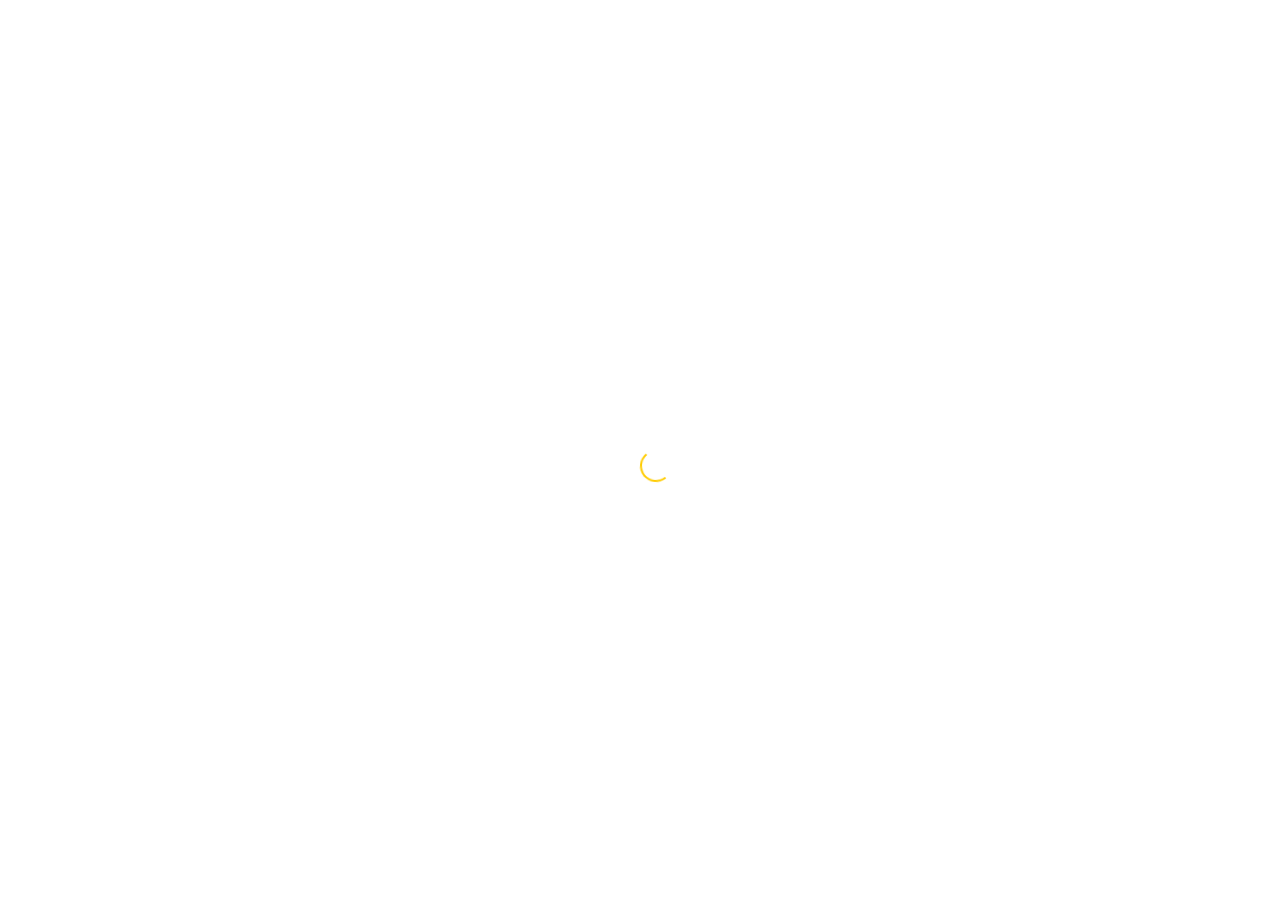
<file: index.html>
<!DOCTYPE html><meta charset="utf-8"><meta http-equiv="refresh" content="0; URL=https://mike-novozhenov.github.io/Eco-Hybrid-Lab/19/index.html">
<meta http-equiv="Pragma" content="no-cache"><meta http-equiv="Expires" content="0">
</file>
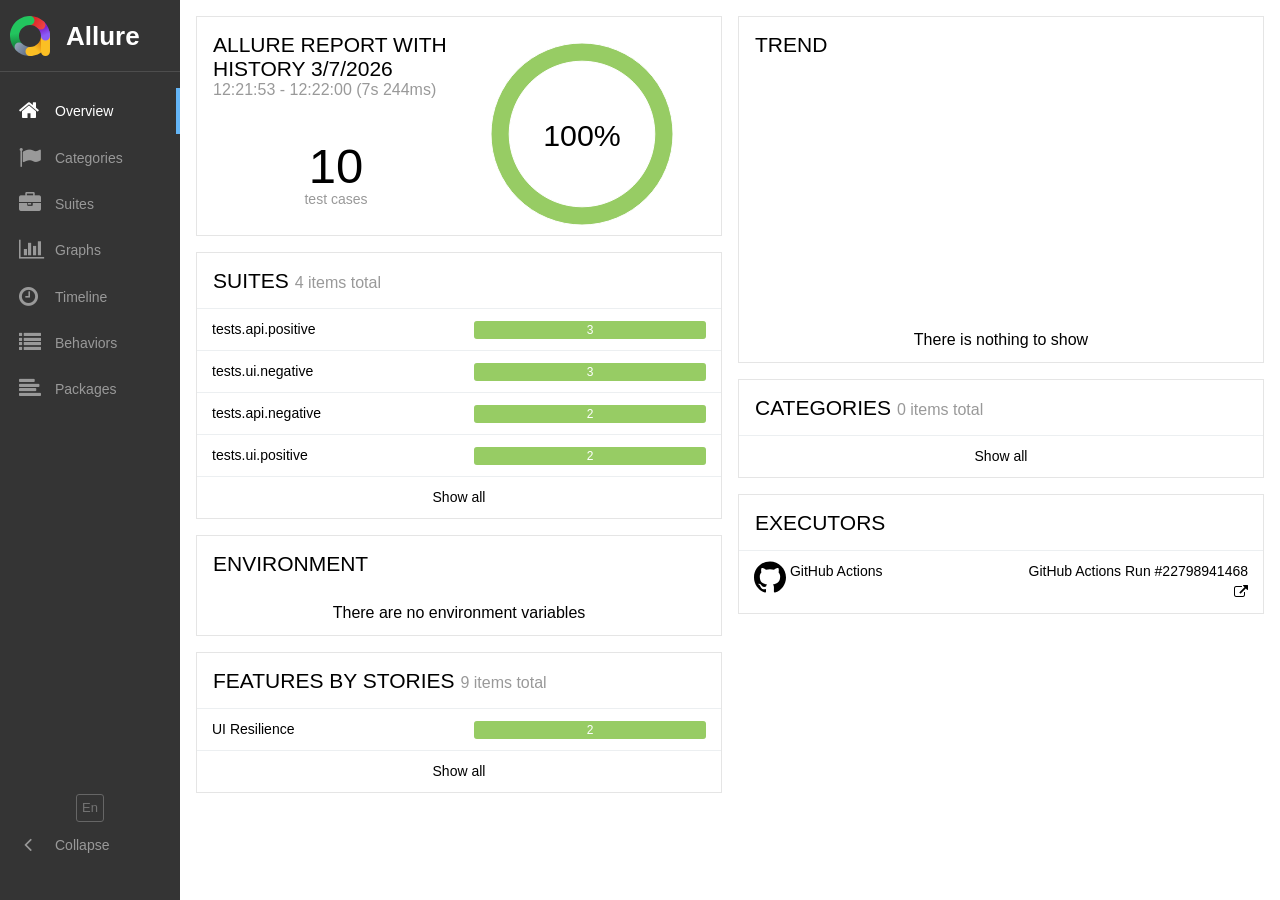
<file: 16/index.html>
<!DOCTYPE html>
<html dir="ltr" lang="en">
<head>
    <meta charset="utf-8">
    <title>Allure Report</title>
    <link rel="icon" href="favicon.ico">
    <link rel="stylesheet" type="text/css" href="styles.css">
    <link rel="stylesheet" type="text/css" href="plugin/screen-diff/styles.css">
</head>
<body>
    <div id="alert"></div>
    <div id="content">
        <span class="spinner">
            <span class="spinner__circle"></span>
        </span>
    </div>
    <div id="popup"></div>
    <script src="app.js"></script>
    <script src="plugin/behaviors/index.js"></script>
    <script src="plugin/packages/index.js"></script>
    <script src="plugin/screen-diff/index.js"></script>
    <script async src="https://www.googletagmanager.com/gtag/js?id=G-FVWC4GKEYS"></script>
    <script>
        window.dataLayer = window.dataLayer || [];
        function gtag(){dataLayer.push(arguments);}
        gtag('js', new Date());
        gtag('config', 'G-FVWC4GKEYS', {
          'allureVersion': '2.32.0',
          'reportUuid': 'b07f7af5-15af-41af-aa0c-c03894618d66',
          'single_file': false
        });
    </script>
</body>
</html>
</file>
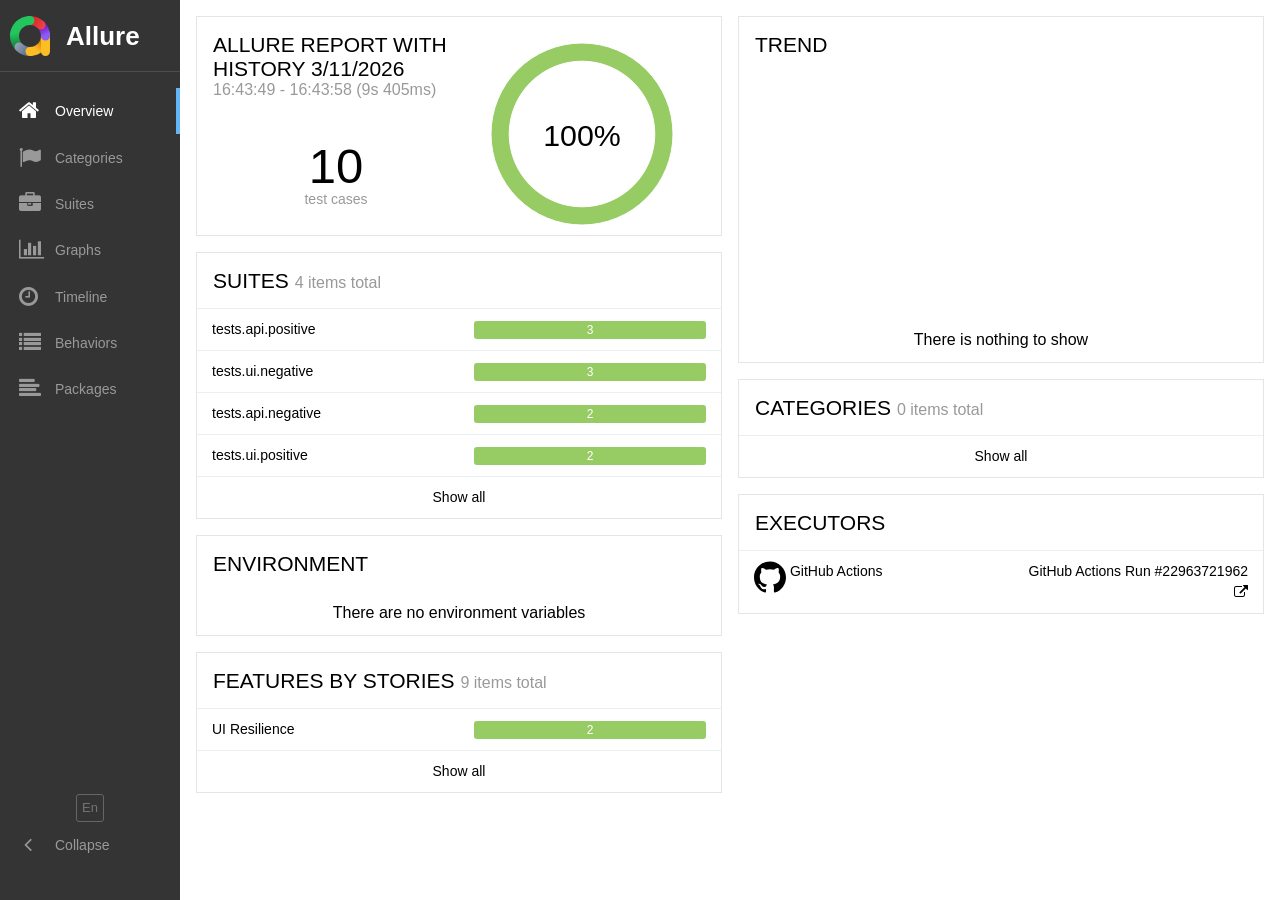
<file: 19/index.html>
<!DOCTYPE html>
<html dir="ltr" lang="en">
<head>
    <meta charset="utf-8">
    <title>Allure Report</title>
    <link rel="icon" href="favicon.ico">
    <link rel="stylesheet" type="text/css" href="styles.css">
    <link rel="stylesheet" type="text/css" href="plugin/screen-diff/styles.css">
</head>
<body>
    <div id="alert"></div>
    <div id="content">
        <span class="spinner">
            <span class="spinner__circle"></span>
        </span>
    </div>
    <div id="popup"></div>
    <script src="app.js"></script>
    <script src="plugin/behaviors/index.js"></script>
    <script src="plugin/packages/index.js"></script>
    <script src="plugin/screen-diff/index.js"></script>
    <script async src="https://www.googletagmanager.com/gtag/js?id=G-FVWC4GKEYS"></script>
    <script>
        window.dataLayer = window.dataLayer || [];
        function gtag(){dataLayer.push(arguments);}
        gtag('js', new Date());
        gtag('config', 'G-FVWC4GKEYS', {
          'allureVersion': '2.32.0',
          'reportUuid': '89f55ae6-e56e-435d-ac8d-f76fc047f57b',
          'single_file': false
        });
    </script>
</body>
</html>
</file>
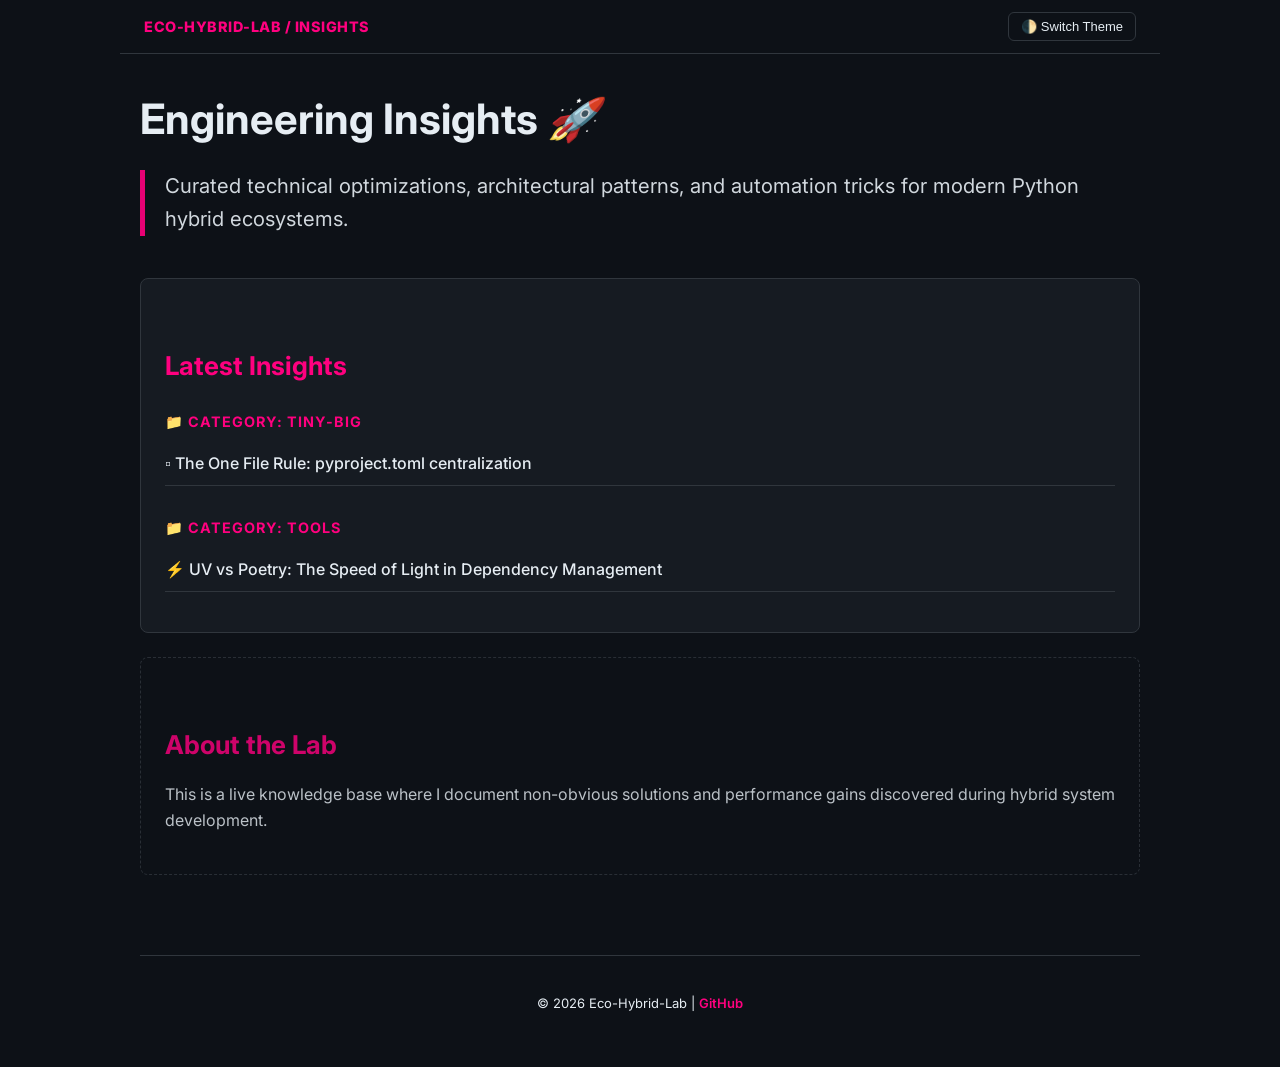
<file: Knowledge-Base/index.html>
<!DOCTYPE html>
<html lang="en">
<head>
    <meta charset="UTF-8">
    <meta name="viewport" content="width=device-width, initial-scale=1.0">
    <title>Eco-Hybrid-Lab — Engineering Insights</title>
    <link href="https://fonts.googleapis.com/css2?family=Inter:wght@400;500;600;700&display=swap" rel="stylesheet">
    <link rel="stylesheet" href="insights/template/style.css">
    <script src="insights/template/script.js" defer></script>
</head>
<body data-theme="dark">

    <header>
        <div class="logo">ECO-HYBRID-LAB / INSIGHTS</div>
        <button class="theme-toggle" onclick="toggleTheme()">🌓 Switch Theme</button>
    </header>

    <article>
        <h1>Engineering Insights <i class="rocket-icon">🚀</i></h1>
        <p class="post-lead">
            Curated technical optimizations, architectural patterns, and automation tricks for modern Python hybrid ecosystems.
        </p>

        <section class="card">
            <h2>Latest Insights</h2>

            <div style="margin-bottom: 30px;">
                <h3 style="font-size: 0.9rem; text-transform: uppercase; color: var(--accent); letter-spacing: 1px;">📁 Category: Tiny-Big</h3>
                <ul style="list-style: none; padding: 0; margin-top: 10px;">
                    <li style="padding: 8px 0; border-bottom: 1px solid var(--border);">
                        <a href="insights/category-little-big/pyproject-centralization.html" style="color: var(--text); text-decoration: none; font-weight: 500;">
                            ▫️ The One File Rule: pyproject.toml centralization
                        </a>
                    </li>
                </ul>
            </div>

            <div>
                <h3 style="font-size: 0.9rem; text-transform: uppercase; color: var(--accent); letter-spacing: 1px;">📁 Category: Tools</h3>
                <ul style="list-style: none; padding: 0; margin-top: 10px;">
                    <li style="padding: 8px 0; border-bottom: 1px solid var(--border);">
                        <a href="insights/category-tools/uv-vs-poetry.html" style="color: var(--text); text-decoration: none; font-weight: 500;">
                            ⚡ UV vs Poetry: The Speed of Light in Dependency Management
                        </a>
                    </li>
                </ul>
            </div>
        </section>

        <section class="card" style="background: transparent; border-style: dashed; opacity: 0.8;">
            <h2>About the Lab</h2>
            <p>This is a live knowledge base where I document non-obvious solutions and performance gains discovered during hybrid system development.</p>
        </section>
    </article>

    <footer>
        <p>© 2026 Eco-Hybrid-Lab | <a href="https://github.com/mike-novozhenov/Eco-Hybrid-Lab" target="_blank">GitHub</a></p>
    </footer>

</body>
</html>
</file>
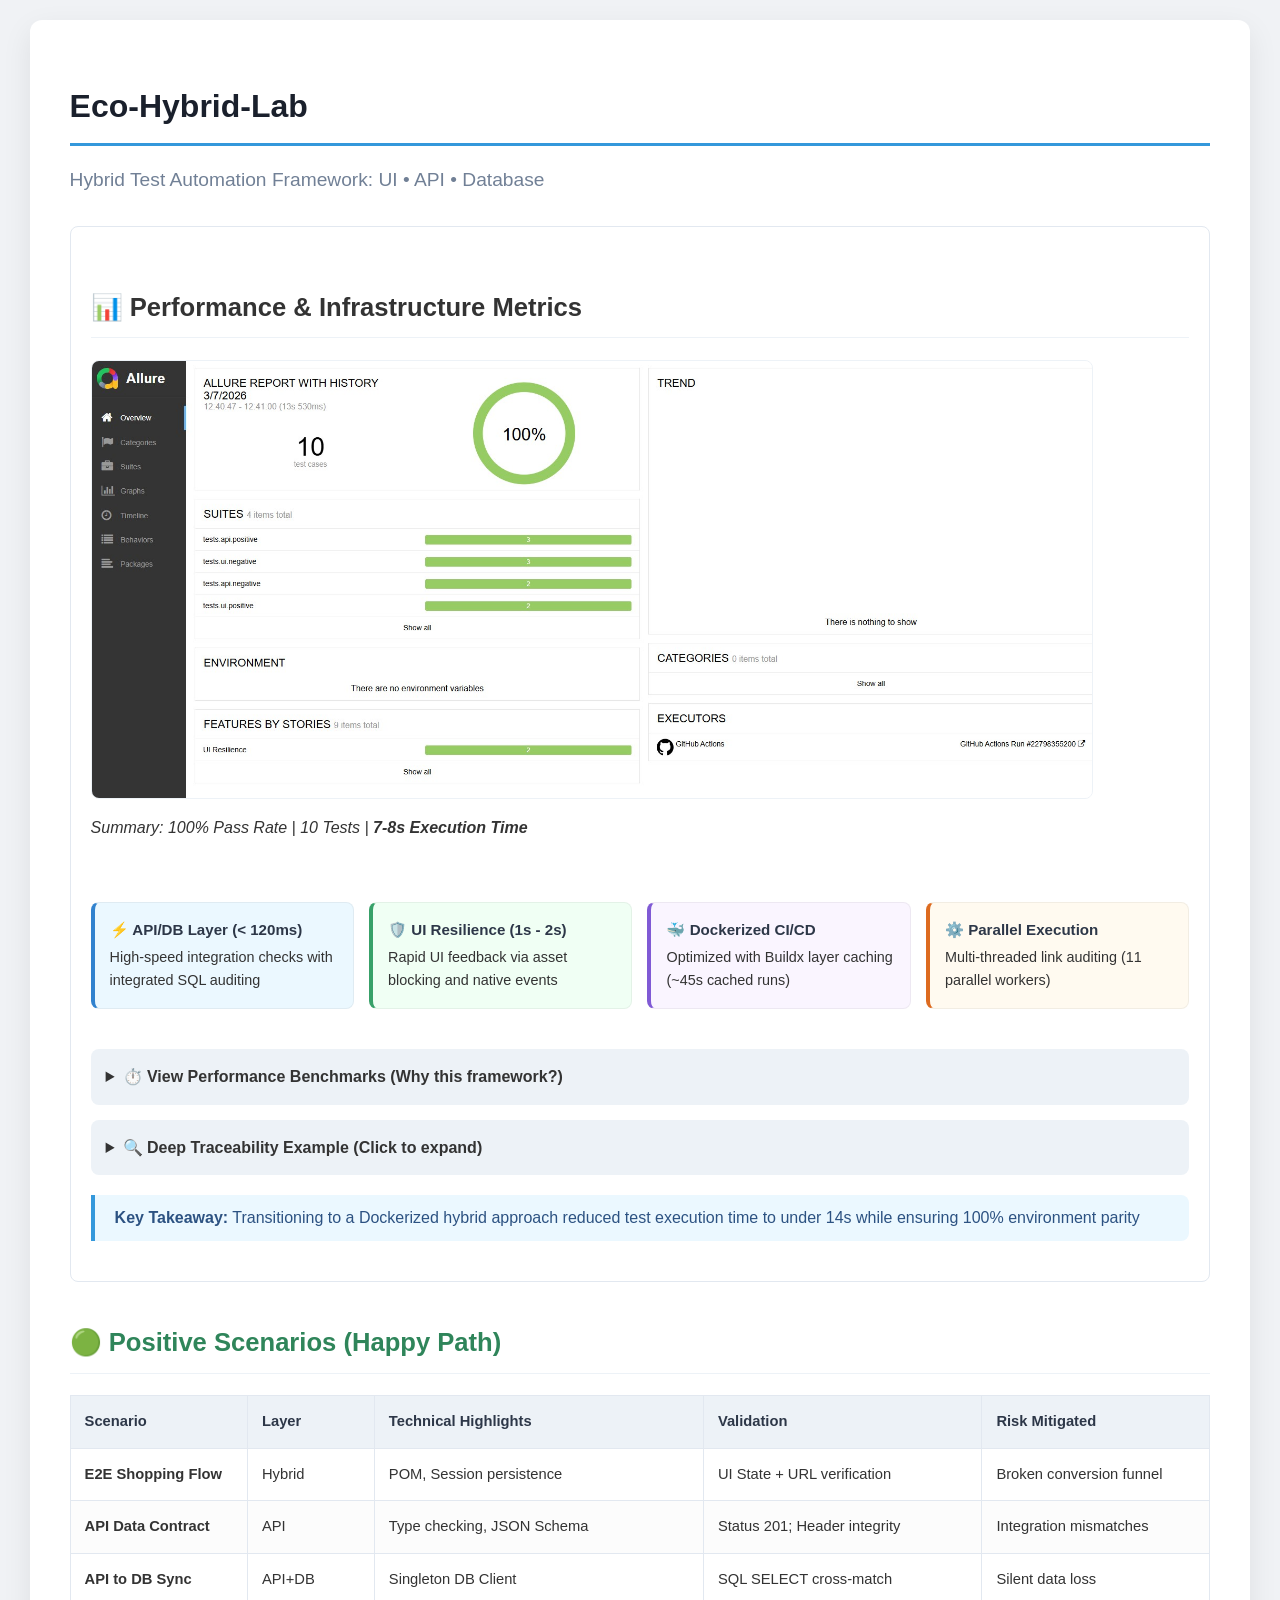
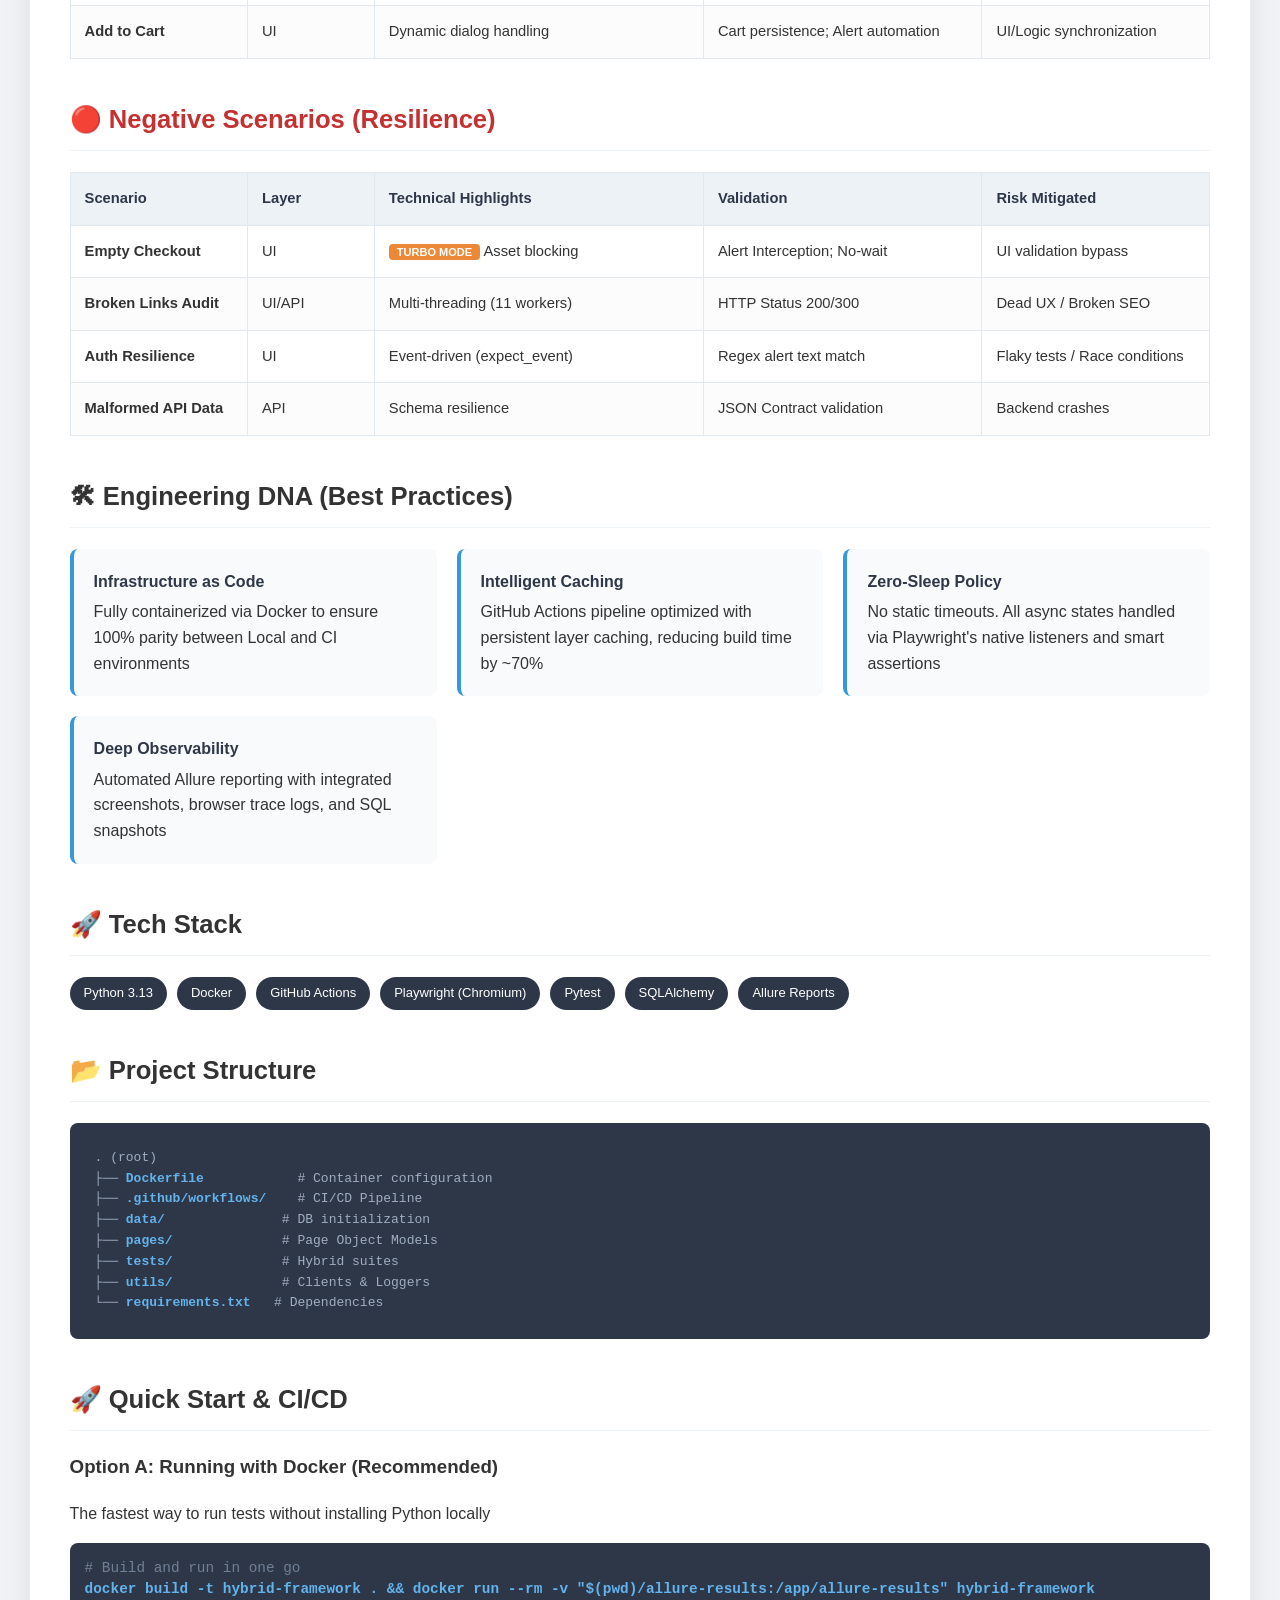
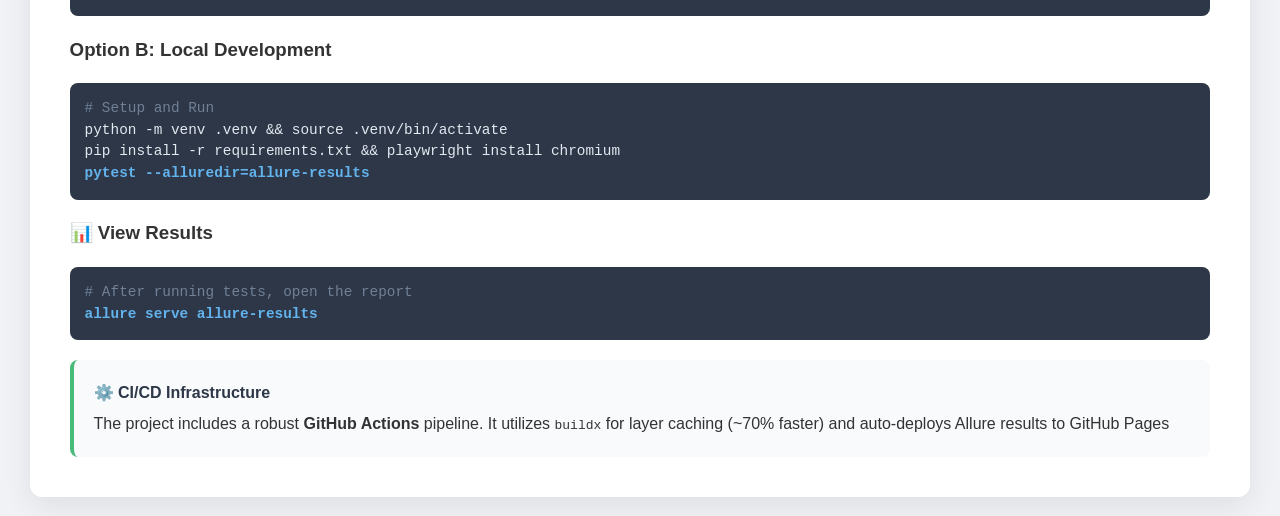
<file: architecture.html>
<!DOCTYPE html>
<html lang="en">
<head>
    <meta charset="UTF-8">
    <meta name="viewport" content="width=device-width, initial-scale=1.0">
    <title>Eco-Hybrid-Lab: Architecture & Scenarios</title>
    <style>
        body {
            font-family: 'Segoe UI', Roboto, Helvetica, Arial, sans-serif;
            line-height: 1.6; color: #333; margin: 0 auto; padding: 20px; background-color: #f0f2f5;
        }
        .container {
            background: white; padding: 40px; border-radius: 12px; box-shadow: 0 10px 30px rgba(0,0,0,0.08);
            max-width: 92%; margin: 0 auto;
        }
        h1 { color: #1a202c; border-bottom: 3px solid #3498db; padding-bottom: 10px; margin-bottom: 10px; }
        .subtitle { font-size: 1.2em; color: #718096; margin-bottom: 30px; }
        h2 { margin-top: 40px; border-bottom: 1px solid #edf2f7; padding-bottom: 10px; font-size: 1.6em; }
        .pos { color: #2f855a; }
        .neg { color: #c53030; }
        .perf-container { background: #fff; border: 1px solid #e2e8f0; border-radius: 8px; padding: 20px; margin: 20px 0; }
        .perf-grid { display: grid; grid-template-columns: repeat(auto-fit, minmax(220px, 1fr)); gap: 15px; margin-top: 15px; }
        .perf-item { font-size: 0.9em; padding: 12px; background: #f8fafc; border-radius: 6px; border: 1px solid #edf2f7; }
        .perf-item strong { color: #2d3748; display: block; margin-bottom: 4px; }
        .allure-img { width: 100%; max-width: 1000px; border-radius: 8px; margin: 15px 0; border: 1px solid #edf2f7; display: block; }

        /* Details and Tables */
        details { background: #edf2f7; padding: 15px; border-radius: 8px; margin: 15px 0; cursor: pointer; }
        .bench-table { width: 100%; border-collapse: collapse; background: white; margin-top: 10px; font-size: 0.9em; }
        .bench-table td, .bench-table th { border: 1px solid #cbd5e0; padding: 12px; text-align: left; }
        .highlight-row { background: #f0fff4; font-weight: bold; }
        .highlight-row td { border: 2px solid #48bb78 !important; }

        /* Engineering DNA and Code blocks */
        .dna-grid { display: grid; grid-template-columns: repeat(auto-fit, minmax(300px, 1fr)); gap: 20px; margin: 20px 0; }
        .dna-card { background: #f8fafc; padding: 20px; border-radius: 8px; border-left: 4px solid #3498db; }
        .dna-card strong { color: #2d3748; display: block; margin-bottom: 5px; }

        /* Code Wrapper for Copy Button */
        .code-wrapper { position: relative; margin: 10px 0; }
        .code-block {
            background: #2d3748; color: #e2e8f0; padding: 15px; border-radius: 8px;
            font-family: 'Cascadia Code', Consolas, monospace; font-size: 0.9em;
            line-height: 1.5; overflow-x: auto;
        }
        .copy-btn {
            position: absolute; top: 8px; right: 8px;
            background: rgba(255,255,255,0.1); border: 1px solid rgba(255,255,255,0.2);
            color: white; padding: 4px 8px; border-radius: 4px; cursor: pointer;
            font-size: 0.75em; transition: 0.2s; opacity: 0;
        }
        .code-wrapper:hover .copy-btn { opacity: 1; }
        .copy-btn:hover { background: rgba(255,255,255,0.2); }

        .code-comment { color: #718096; }
        .code-command { color: #63b3ed; font-weight: bold; }

        table { width: 100%; border-collapse: collapse; margin: 20px 0; font-size: 0.92em; table-layout: fixed; }
        th { background-color: #edf2f7; color: #2d3748; text-align: left; padding: 14px; border: 1px solid #e2e8f0; }
        td { padding: 14px; border: 1px solid #e2e8f0; vertical-align: top; word-wrap: break-word; }
        tr:nth-child(even) { background-color: #fcfcfc; }

        .badge-turbo { background: #ed8936; color: white; padding: 2px 8px; border-radius: 4px; font-weight: bold; font-size: 0.75em; text-transform: uppercase; }
        .tech-stack { display: flex; flex-wrap: wrap; gap: 10px; list-style: none; padding: 0; margin: 20px 0; }
        .tech-stack li { background: #2d3748; color: white; padding: 6px 14px; border-radius: 20px; font-size: 13px; font-weight: 500; }

        .structure-block { background: #2d3748; color: #a0aec0; padding: 25px; border-radius: 8px; font-family: monospace; overflow-x: auto; position: relative; }
        .structure-block span { color: #63b3ed; font-weight: bold; }

        blockquote { border-left: 4px solid #3498db; margin: 20px 0; padding: 10px 20px; background: #ebf8ff; color: #2c5282; border-radius: 0 8px 8px 0; }

        .perf-grid {
            display: grid;
            grid-template-columns: repeat(auto-fit, minmax(220px, 1fr));
            gap: 15px;
            margin-top: 20px;
        }

        .perf-item {
            font-size: 0.9em;
            padding: 15px;
            border-radius: 8px;
            border: 1px solid rgba(0,0,0,0.05);
            transition: transform 0.2s;
        }
        .perf-item:hover { transform: translateY(-3px); }
        .perf-item strong { display: block; margin-bottom: 4px; font-size: 1.05em; }

        .layer-api { background-color: #ebf8ff; border-left: 4px solid #3182ce; }
        .layer-ui  { background-color: #f0fff4; border-left: 4px solid #38a169; }
        .layer-ci  { background-color: #faf5ff; border-left: 4px solid #805ad5; }
        .layer-par { background-color: #fffaf0; border-left: 4px solid #dd6b20; }
    </style>
</head>
<body>
    <div class="container">
        <h1>Eco-Hybrid-Lab</h1>
        <p class="subtitle">Hybrid Test Automation Framework: UI • API • Database</p>

        <div class="perf-container">
            <h2>📊 Performance & Infrastructure Metrics</h2>
            <img src="docs/graphs.jpg" alt="Allure Report Dashboard" class="allure-img">
            <p><i>Summary: 100% Pass Rate | 10 Tests | <b>7-8s Execution Time</b></i></p><br>

        <div class="perf-grid">
            <div class="perf-item layer-api">
                <strong>⚡ API/DB Layer (&lt; 120ms)</strong>
                High-speed integration checks with integrated SQL auditing
            </div>
            <div class="perf-item layer-ui">
                <strong>🛡️ UI Resilience (1s - 2s)</strong>
                Rapid UI feedback via asset blocking and native events
            </div>
            <div class="perf-item layer-ci">
                <strong>🐳 Dockerized CI/CD</strong>
                Optimized with Buildx layer caching (~45s cached runs)
            </div>
            <div class="perf-item layer-par">
                <strong>⚙️ Parallel Execution</strong>
                Multi-threaded link auditing (11 parallel workers)
            </div>
        </div>
            <br>
            <details>
                <summary><b>⏱️ View Performance Benchmarks (Why this framework?)</b></summary>
                <div style="padding: 15px; background: white; border-radius: 0 0 8px 8px; margin-top: 10px;">
                    <p>This framework is designed to solve the "slow UI tests" bottleneck. Here is a comparison for the same 10 scenarios:</p>
                    <table class="bench-table">
                        <thead>
                            <tr style="background: #edf2f7;">
                                <th>Strategy</th>
                                <th>Execution Time</th>
                                <th>Key Difference</th>
                            </tr>
                        </thead>
                        <tbody>
                            <tr>
                                <td>🔘 Traditional UI (Sequential)</td>
                                <td>~45-60s</td>
                                <td>Browsers open/close one by one</td>
                            </tr>
                            <tr>
                                <td>🟡 Pure API Tests</td>
                                <td>~2-3s</td>
                                <td>Fast, but skips visual validation</td>
                            </tr>
                            <tr class="highlight-row">
                                <td>✅ Eco-Hybrid (This Repo)</td>
                                <td>7-8s</td>
                                <td>Parallel UI + Async API + Lightweight DB</td>
                            </tr>
                        </tbody>
                    </table>
                </div>
            </details>

            <details>
                <summary><b>🔍 Deep Traceability Example (Click to expand)</b></summary>
                <br>
                <p>For the <strong>API to DB Sync</strong> scenario, the report captures every internal step with raw data evidence:</p>
                <ul>
                    <li><strong>POST Request:</strong> Resource creation verified in 107ms</li>
                    <li><strong>DB Logging:</strong> Action recorded via SQLAlchemy in 1ms</li>
                    <li><strong>Data Audit:</strong> Direct SQL SELECT verifies persistence: <code>(1, 'Create post...', 'Success')</code></li>
                    <li><strong>Auto-Cleanup:</strong> Environment reset via Tear down fixtures automatically</li>
                </ul>
                <img src="docs/traceability.jpg" alt="Deep Traceability" style="max-width: 100%; border-radius: 6px; margin-top: 15px;">
            </details>

            <blockquote>
                <strong>Key Takeaway:</strong> Transitioning to a Dockerized hybrid approach reduced test execution time to under 14s while ensuring 100% environment parity
            </blockquote>
        </div>

        <h2 class="pos">🟢 Positive Scenarios (Happy Path)</h2>
        <table>
            <thead>
                <tr>
                    <th style="width: 15%;">Scenario</th>
                    <th style="width: 10%;">Layer</th>
                    <th style="width: 30%;">Technical Highlights</th>
                    <th style="width: 25%;">Validation</th>
                    <th style="width: 20%;">Risk Mitigated</th>
                </tr>
            </thead>
            <tbody>
                <tr><td><strong>E2E Shopping Flow</strong></td><td>Hybrid</td><td>POM, Session persistence</td><td>UI State + URL verification</td><td>Broken conversion funnel</td></tr>
                <tr><td><strong>API Data Contract</strong></td><td>API</td><td>Type checking, JSON Schema</td><td>Status 201; Header integrity</td><td>Integration mismatches</td></tr>
                <tr><td><strong>API to DB Sync</strong></td><td>API+DB</td><td>Singleton DB Client</td><td>SQL SELECT cross-match</td><td>Silent data loss</td></tr>
                <tr><td><strong>Add to Cart</strong></td><td>UI</td><td>Dynamic dialog handling</td><td>Cart persistence; Alert automation</td><td>UI/Logic synchronization</td></tr>
            </tbody>
        </table>

        <h2 class="neg">🔴 Negative Scenarios (Resilience)</h2>
        <table>
            <thead>
                <tr>
                    <th style="width: 15%;">Scenario</th>
                    <th style="width: 10%;">Layer</th>
                    <th style="width: 30%;">Technical Highlights</th>
                    <th style="width: 25%;">Validation</th>
                    <th style="width: 20%;">Risk Mitigated</th>
                </tr>
            </thead>
            <tbody>
                <tr><td><strong>Empty Checkout</strong></td><td>UI</td><td><span class="badge-turbo">Turbo Mode</span> Asset blocking</td><td>Alert Interception; No-wait</td><td>UI validation bypass</td></tr>
                <tr><td><strong>Broken Links Audit</strong></td><td>UI/API</td><td>Multi-threading (11 workers)</td><td>HTTP Status 200/300</td><td>Dead UX / Broken SEO</td></tr>
                <tr><td><strong>Auth Resilience</strong></td><td>UI</td><td>Event-driven (expect_event)</td><td>Regex alert text match</td><td>Flaky tests / Race conditions</td></tr>
                <tr><td><strong>Malformed API Data</strong></td><td>API</td><td>Schema resilience</td><td>JSON Contract validation</td><td>Backend crashes</td></tr>
            </tbody>
        </table>

        <h2>🛠 Engineering DNA (Best Practices)</h2>
        <div class="dna-grid">
            <div class="dna-card">
                <strong>Infrastructure as Code</strong>
                Fully containerized via Docker to ensure 100% parity between Local and CI environments
            </div>
            <div class="dna-card">
                <strong>Intelligent Caching</strong>
                GitHub Actions pipeline optimized with persistent layer caching, reducing build time by ~70%
            </div>
            <div class="dna-card">
                <strong>Zero-Sleep Policy</strong>
                No static timeouts. All async states handled via Playwright's native listeners and smart assertions
            </div>
            <div class="dna-card">
                <strong>Deep Observability</strong>
                Automated Allure reporting with integrated screenshots, browser trace logs, and SQL snapshots
            </div>
        </div>

        <h2>🚀 Tech Stack</h2>
        <ul class="tech-stack">
            <li>Python 3.13</li>
            <li>Docker</li>
            <li>GitHub Actions</li>
            <li>Playwright (Chromium)</li>
            <li>Pytest</li>
            <li>SQLAlchemy</li>
            <li>Allure Reports</li>
        </ul>

        <h2>📂 Project Structure</h2>
        <div class="code-wrapper">
            <button class="copy-btn" onclick="copyCode(this)">Copy</button>
            <div class="structure-block">
                . (root)<br>
                ├── <span>Dockerfile</span> &nbsp;&nbsp;&nbsp;&nbsp;&nbsp;&nbsp;&nbsp;&nbsp;&nbsp;&nbsp;&nbsp;# Container configuration<br>
                ├── <span>.github/workflows/</span> &nbsp;&nbsp;&nbsp;# CI/CD Pipeline<br>
                ├── <span>data/</span> &nbsp;&nbsp;&nbsp;&nbsp;&nbsp;&nbsp;&nbsp;&nbsp;&nbsp;&nbsp;&nbsp;&nbsp;&nbsp;&nbsp;# DB initialization<br>
                ├── <span>pages/</span> &nbsp;&nbsp;&nbsp;&nbsp;&nbsp;&nbsp;&nbsp;&nbsp;&nbsp;&nbsp;&nbsp;&nbsp;&nbsp;# Page Object Models<br>
                ├── <span>tests/</span> &nbsp;&nbsp;&nbsp;&nbsp;&nbsp;&nbsp;&nbsp;&nbsp;&nbsp;&nbsp;&nbsp;&nbsp;&nbsp;# Hybrid suites<br>
                ├── <span>utils/</span> &nbsp;&nbsp;&nbsp;&nbsp;&nbsp;&nbsp;&nbsp;&nbsp;&nbsp;&nbsp;&nbsp;&nbsp;&nbsp;# Clients & Loggers<br>
                └── <span>requirements.txt</span> &nbsp;&nbsp;# Dependencies
            </div>
        </div>

        <h2>🚀 Quick Start & CI/CD</h2>

        <h3>Option A: Running with Docker (Recommended)</h3>
        <p>The fastest way to run tests without installing Python locally</p>
        <div class="code-wrapper">
            <button class="copy-btn" onclick="copyCode(this)">Copy</button>
            <div class="code-block">
                <span class="code-comment"># Build and run in one go</span><br>
                <span class="code-command">docker build -t hybrid-framework . && docker run --rm -v "$(pwd)/allure-results:/app/allure-results" hybrid-framework</span>
            </div>
        </div>

        <h3>Option B: Local Development</h3>
        <div class="code-wrapper">
            <button class="copy-btn" onclick="copyCode(this)">Copy</button>
            <div class="code-block">
                <span class="code-comment"># Setup and Run</span><br>
                python -m venv .venv && source .venv/bin/activate<br>
                pip install -r requirements.txt && playwright install chromium<br>
                <span class="code-command">pytest --alluredir=allure-results</span>
            </div>
        </div>

        <h3>📊 View Results</h3>
        <div class="code-wrapper">
            <button class="copy-btn" onclick="copyCode(this)">Copy</button>
            <div class="code-block">
                <span class="code-comment"># After running tests, open the report</span><br>
                <span class="code-command">allure serve allure-results</span>
            </div>
        </div>

        <div class="dna-card" style="margin-top: 20px; border-left-color: #48bb78;">
            <strong>⚙️ CI/CD Infrastructure</strong>
            The project includes a robust <b>GitHub Actions</b> pipeline. It utilizes <code>buildx</code> for layer caching (~70% faster) and auto-deploys Allure results to GitHub Pages
        </div>
    </div>

    <script>
        function copyCode(button) {
            const wrapper = button.parentElement;
            const codeBlock = wrapper.querySelector('.code-block') || wrapper.querySelector('.structure-block');
            const text = codeBlock.innerText.replace('Copy', '');

            navigator.clipboard.writeText(text).then(() => {
                const originalText = button.innerText;
                button.innerText = 'Copied!';
                setTimeout(() => {
                    button.innerText = originalText;
                }, 2000);
            });
        }
    </script>
</body>
</html>
</file>
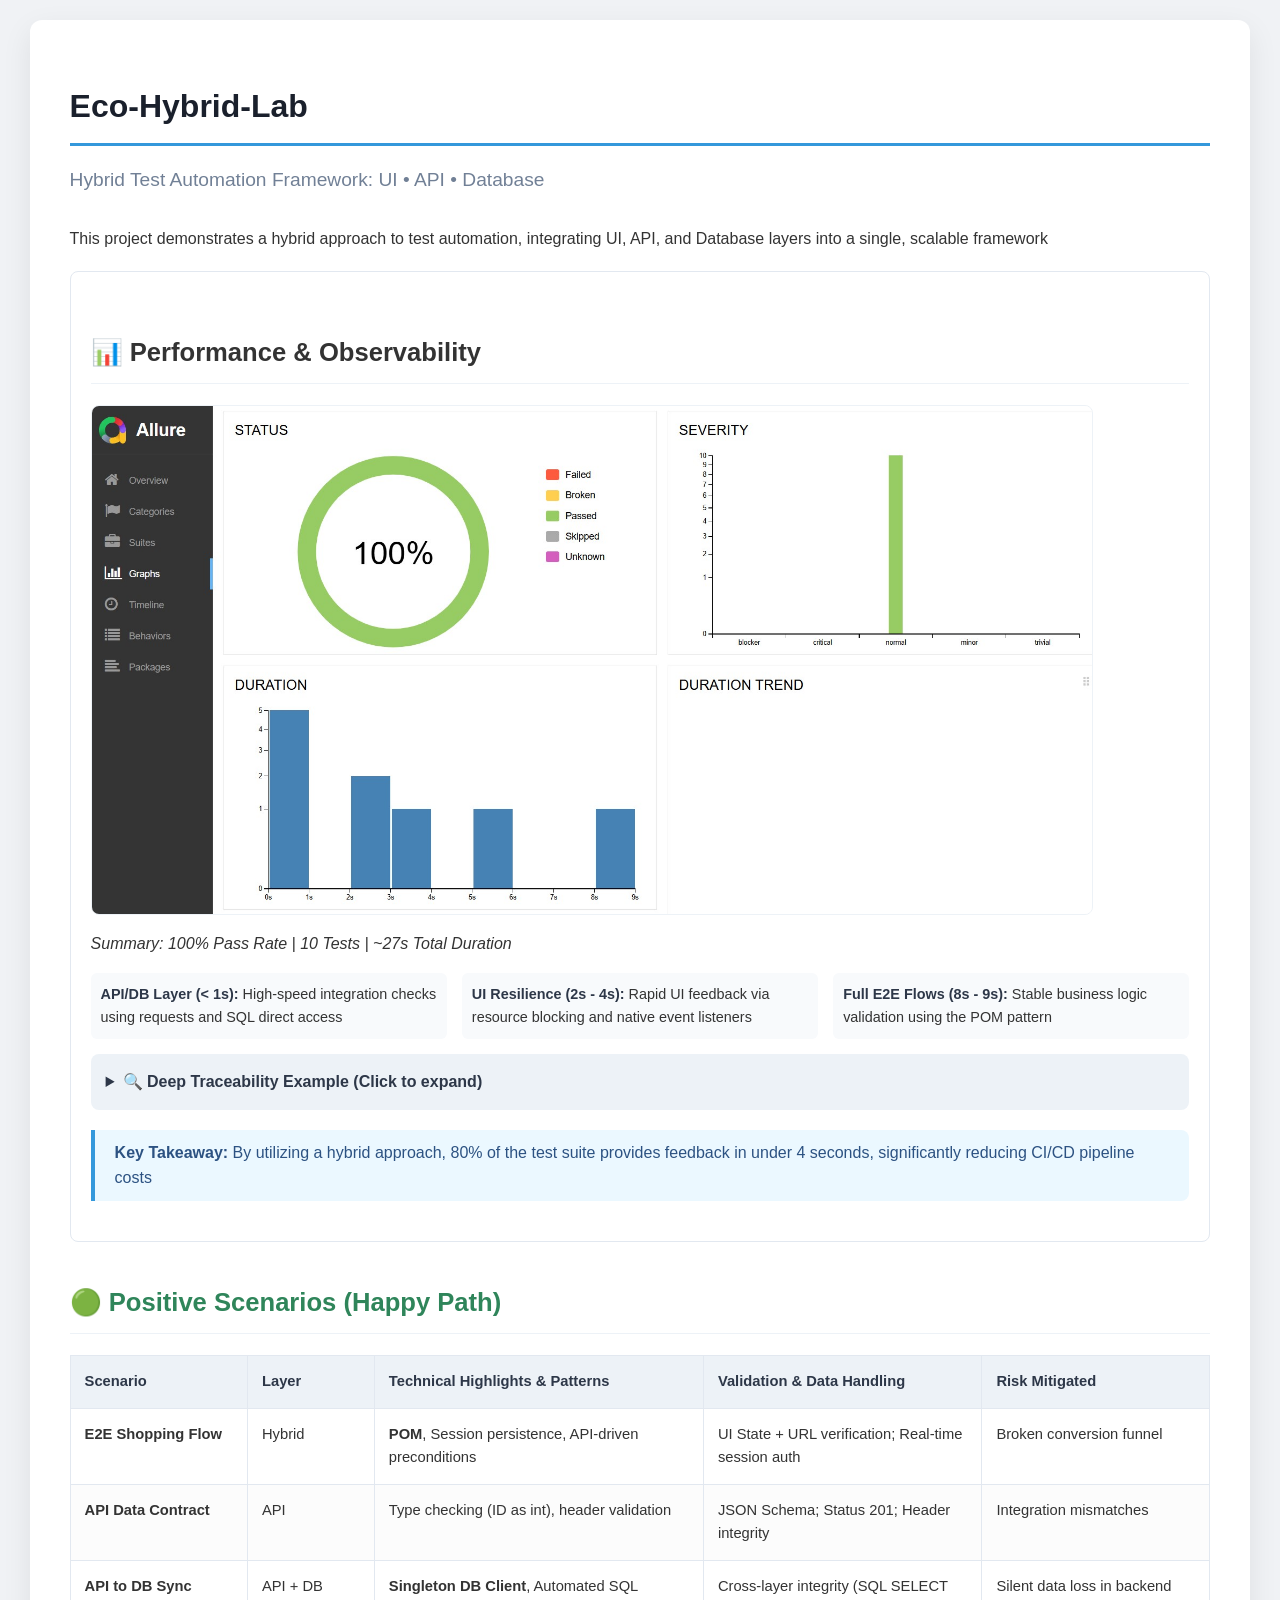
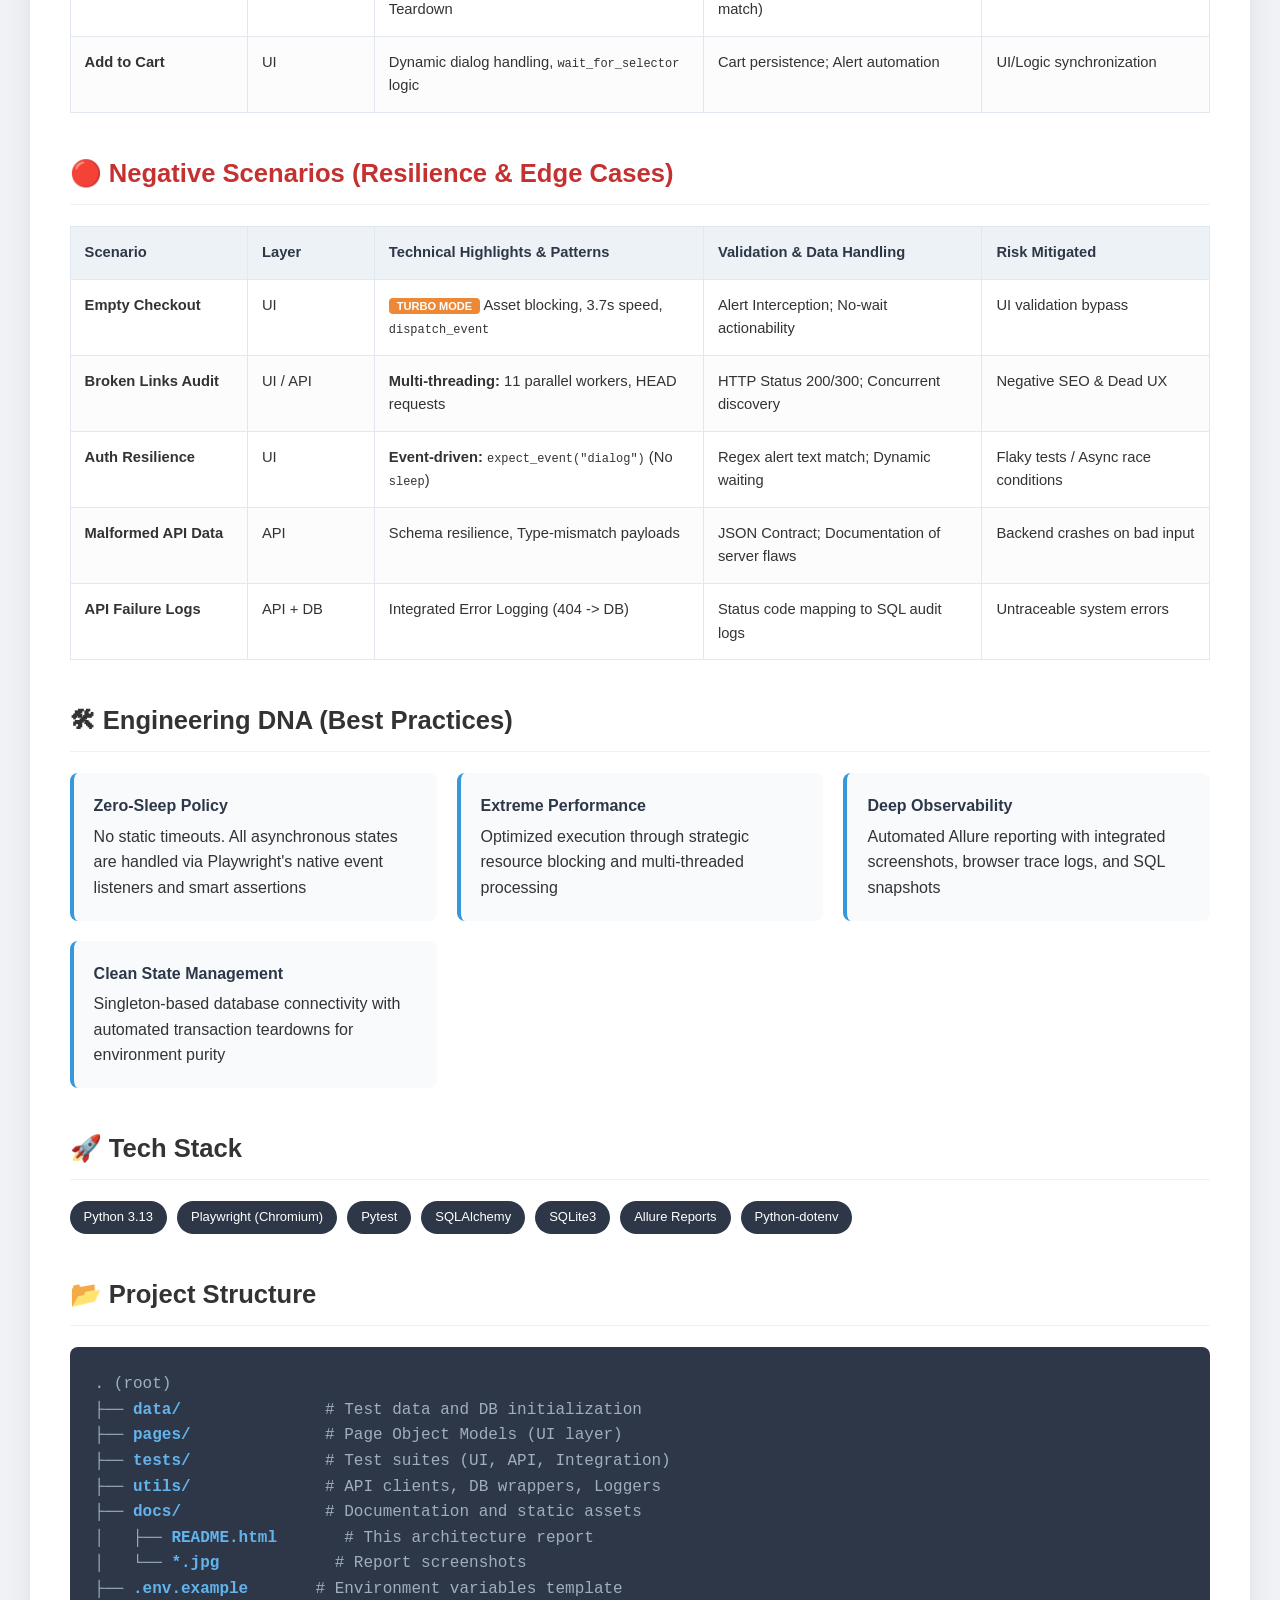
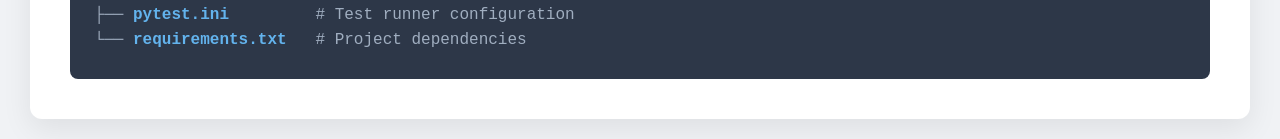
<file: DOCS/README.html>
<!DOCTYPE html>
<html lang="en">
<head>
    <meta charset="UTF-8">
    <meta name="viewport" content="width=device-width, initial-scale=1.0">
    <title>Eco-Hybrid-Lab: Architecture & Scenarios</title>
    <style>
        body {
            font-family: 'Segoe UI', Roboto, Helvetica, Arial, sans-serif;
            line-height: 1.6;
            color: #333;
            margin: 0 auto;
            padding: 20px;
            background-color: #f0f2f5;
        }
        .container {
            background: white;
            padding: 40px;
            border-radius: 12px;
            box-shadow: 0 10px 30px rgba(0,0,0,0.08);
            max-width: 92%;
            margin: 0 auto;
        }
        h1 { color: #1a202c; border-bottom: 3px solid #3498db; padding-bottom: 10px; margin-bottom: 10px; }
        .subtitle { font-size: 1.2em; color: #718096; margin-bottom: 30px; }

        h2 { margin-top: 40px; border-bottom: 1px solid #edf2f7; padding-bottom: 10px; font-size: 1.6em; }
        .pos { color: #2f855a; }
        .neg { color: #c53030; }

        .perf-container { background: #fff; border: 1px solid #e2e8f0; border-radius: 8px; padding: 20px; margin: 20px 0; }
        .perf-grid { display: grid; grid-template-columns: repeat(auto-fit, minmax(250px, 1fr)); gap: 15px; margin-top: 15px; }
        .perf-item { font-size: 0.9em; padding: 10px; background: #f8fafc; border-radius: 6px; }
        .perf-item strong { color: #2d3748; }

        .allure-img { width: 100%; max-width: 1000px; border-radius: 8px; margin: 15px 0; border: 1px solid #edf2f7; display: block; }

        details { background: #edf2f7; padding: 15px; border-radius: 8px; margin: 15px 0; cursor: pointer; }
        details summary { font-weight: bold; color: #2d3748; }
        .trace-img { max-width: 100%; border-radius: 6px; margin-top: 15px; box-shadow: 0 4px 12px rgba(0,0,0,0.1); }

        .dna-grid { display: grid; grid-template-columns: repeat(auto-fit, minmax(300px, 1fr)); gap: 20px; margin: 20px 0; }
        .dna-card { background: #f8fafc; padding: 20px; border-radius: 8px; border-left: 4px solid #3498db; }
        .dna-card strong { color: #2d3748; display: block; margin-bottom: 5px; }

        table { width: 100%; border-collapse: collapse; margin: 20px 0; font-size: 0.92em; table-layout: fixed; }
        th { background-color: #edf2f7; color: #2d3748; text-align: left; padding: 14px; border: 1px solid #e2e8f0; }
        td { padding: 14px; border: 1px solid #e2e8f0; vertical-align: top; word-wrap: break-word; }
        tr:nth-child(even) { background-color: #fcfcfc; }

        .badge-turbo { background: #ed8936; color: white; padding: 2px 8px; border-radius: 4px; font-weight: bold; font-size: 0.75em; text-transform: uppercase; }

        .tech-stack { display: flex; flex-wrap: wrap; gap: 10px; list-style: none; padding: 0; margin: 20px 0; }
        .tech-stack li { background: #2d3748; color: white; padding: 6px 14px; border-radius: 20px; font-size: 13px; font-weight: 500; }

        .structure-block { background: #2d3748; color: #a0aec0; padding: 25px; border-radius: 8px; font-family: 'Consolas', 'Monaco', 'Courier New', monospace; overflow-x: auto; line-height: 1.6; }
        .structure-block span { color: #63b3ed; font-weight: bold; }

        blockquote { border-left: 4px solid #3498db; margin: 20px 0; padding: 10px 20px; background: #ebf8ff; color: #2c5282; border-radius: 0 8px 8px 0; }
    </style>
</head>
<body>
    <div class="container">
        <h1>Eco-Hybrid-Lab</h1>
        <p class="subtitle">Hybrid Test Automation Framework: UI • API • Database</p>

        <p>This project demonstrates a hybrid approach to test automation, integrating UI, API, and Database layers into a single, scalable framework</p>

        <div class="perf-container">
            <h2>📊 Performance & Observability</h2>
            <img src="graphs.jpg" alt="Allure Report Dashboard" class="allure-img">
            <p><i>Summary: 100% Pass Rate | 10 Tests | ~27s Total Duration</i></p>

            <div class="perf-grid">
                <div class="perf-item"><strong>API/DB Layer (&lt; 1s):</strong> High-speed integration checks using requests and SQL direct access</div>
                <div class="perf-item"><strong>UI Resilience (2s - 4s):</strong> Rapid UI feedback via resource blocking and native event listeners</div>
                <div class="perf-item"><strong>Full E2E Flows (8s - 9s):</strong> Stable business logic validation using the POM pattern</div>
            </div>

            <details>
                <summary>🔍 Deep Traceability Example (Click to expand)</summary>
                <br>
                <p>For the <strong>API to DB Sync</strong> scenario, the report captures every internal step with raw data evidence:</p>
                <ul>
                    <li><strong>POST Request:</strong> Resource creation verified in 431ms</li>
                    <li><strong>DB Logging:</strong> Action recorded via SQLAlchemy in 16ms</li>
                    <li><strong>Data Audit:</strong> Direct SQL SELECT verifies persistence: <code>(1, 'Create post...', 'Success')</code></li>
                    <li><strong>Auto-Cleanup:</strong> Environment reset via Tear down fixtures automatically</li>
                </ul>
                <img src="traceability.jpg" alt="Deep Traceability" class="trace-img">
            </details>

            <blockquote>
                <strong>Key Takeaway:</strong> By utilizing a hybrid approach, 80% of the test suite provides feedback in under 4 seconds, significantly reducing CI/CD pipeline costs
            </blockquote>
        </div>

        <h2 class="pos">🟢 Positive Scenarios (Happy Path)</h2>
        <table>
            <thead>
                <tr>
                    <th style="width: 15%;">Scenario</th>
                    <th style="width: 10%;">Layer</th>
                    <th style="width: 30%;">Technical Highlights & Patterns</th>
                    <th style="width: 25%;">Validation & Data Handling</th>
                    <th style="width: 20%;">Risk Mitigated</th>
                </tr>
            </thead>
            <tbody>
                <tr>
                    <td><strong>E2E Shopping Flow</strong></td>
                    <td>Hybrid</td>
                    <td><strong>POM</strong>, Session persistence, API-driven preconditions</td>
                    <td>UI State + URL verification; Real-time session auth</td>
                    <td>Broken conversion funnel</td>
                </tr>
                <tr>
                    <td><strong>API Data Contract</strong></td>
                    <td>API</td>
                    <td>Type checking (ID as int), header validation</td>
                    <td>JSON Schema; Status 201; Header integrity</td>
                    <td>Integration mismatches</td>
                </tr>
                <tr>
                    <td><strong>API to DB Sync</strong></td>
                    <td>API + DB</td>
                    <td><strong>Singleton DB Client</strong>, Automated SQL Teardown</td>
                    <td>Cross-layer integrity (SQL SELECT match)</td>
                    <td>Silent data loss in backend</td>
                </tr>
                <tr>
                    <td><strong>Add to Cart</strong></td>
                    <td>UI</td>
                    <td>Dynamic dialog handling, <code>wait_for_selector</code> logic</td>
                    <td>Cart persistence; Alert automation</td>
                    <td>UI/Logic synchronization</td>
                </tr>
            </tbody>
        </table>

        <h2 class="neg">🔴 Negative Scenarios (Resilience & Edge Cases)</h2>
        <table>
            <thead>
                <tr>
                    <th style="width: 15%;">Scenario</th>
                    <th style="width: 10%;">Layer</th>
                    <th style="width: 30%;">Technical Highlights & Patterns</th>
                    <th style="width: 25%;">Validation & Data Handling</th>
                    <th style="width: 20%;">Risk Mitigated</th>
                </tr>
            </thead>
            <tbody>
                <tr>
                    <td><strong>Empty Checkout</strong></td>
                    <td>UI</td>
                    <td><span class="badge-turbo">Turbo Mode</span> Asset blocking, 3.7s speed, <code>dispatch_event</code></td>
                    <td>Alert Interception; No-wait actionability</td>
                    <td>UI validation bypass</td>
                </tr>
                <tr>
                    <td><strong>Broken Links Audit</strong></td>
                    <td>UI / API</td>
                    <td><strong>Multi-threading:</strong> 11 parallel workers, HEAD requests</td>
                    <td>HTTP Status 200/300; Concurrent discovery</td>
                    <td>Negative SEO & Dead UX</td>
                </tr>
                <tr>
                    <td><strong>Auth Resilience</strong></td>
                    <td>UI</td>
                    <td><strong>Event-driven:</strong> <code>expect_event("dialog")</code> (No <code>sleep</code>)</td>
                    <td>Regex alert text match; Dynamic waiting</td>
                    <td>Flaky tests / Async race conditions</td>
                </tr>
                <tr>
                    <td><strong>Malformed API Data</strong></td>
                    <td>API</td>
                    <td>Schema resilience, Type-mismatch payloads</td>
                    <td>JSON Contract; Documentation of server flaws</td>
                    <td>Backend crashes on bad input</td>
                </tr>
                <tr>
                    <td><strong>API Failure Logs</strong></td>
                    <td>API + DB</td>
                    <td>Integrated Error Logging (404 -> DB)</td>
                    <td>Status code mapping to SQL audit logs</td>
                    <td>Untraceable system errors</td>
                </tr>
            </tbody>
        </table>

        <h2>🛠 Engineering DNA (Best Practices)</h2>
        <div class="dna-grid">
            <div class="dna-card">
                <strong>Zero-Sleep Policy</strong>
                No static timeouts. All asynchronous states are handled via Playwright's native event listeners and smart assertions
            </div>
            <div class="dna-card">
                <strong>Extreme Performance</strong>
                Optimized execution through strategic resource blocking and multi-threaded processing
            </div>
            <div class="dna-card">
                <strong>Deep Observability</strong>
                Automated Allure reporting with integrated screenshots, browser trace logs, and SQL snapshots
            </div>
            <div class="dna-card">
                <strong>Clean State Management</strong>
                Singleton-based database connectivity with automated transaction teardowns for environment purity
            </div>
        </div>

        <h2>🚀 Tech Stack</h2>
        <ul class="tech-stack">
            <li>Python 3.13</li>
            <li>Playwright (Chromium)</li>
            <li>Pytest</li>
            <li>SQLAlchemy</li>
            <li>SQLite3</li>
            <li>Allure Reports</li>
            <li>Python-dotenv</li>
        </ul>

        <h2>📂 Project Structure</h2>
        <div class="structure-block">
            . (root)<br>
            ├── <span>data/</span> &nbsp;&nbsp;&nbsp;&nbsp;&nbsp;&nbsp;&nbsp;&nbsp;&nbsp;&nbsp;&nbsp;&nbsp;&nbsp;&nbsp;# Test data and DB initialization<br>
            ├── <span>pages/</span> &nbsp;&nbsp;&nbsp;&nbsp;&nbsp;&nbsp;&nbsp;&nbsp;&nbsp;&nbsp;&nbsp;&nbsp;&nbsp;# Page Object Models (UI layer)<br>
            ├── <span>tests/</span> &nbsp;&nbsp;&nbsp;&nbsp;&nbsp;&nbsp;&nbsp;&nbsp;&nbsp;&nbsp;&nbsp;&nbsp;&nbsp;# Test suites (UI, API, Integration)<br>
            ├── <span>utils/</span> &nbsp;&nbsp;&nbsp;&nbsp;&nbsp;&nbsp;&nbsp;&nbsp;&nbsp;&nbsp;&nbsp;&nbsp;&nbsp;# API clients, DB wrappers, Loggers<br>
            ├── <span>docs/</span> &nbsp;&nbsp;&nbsp;&nbsp;&nbsp;&nbsp;&nbsp;&nbsp;&nbsp;&nbsp;&nbsp;&nbsp;&nbsp;&nbsp;# Documentation and static assets<br>
            │ &nbsp;&nbsp;├── <span>README.html</span> &nbsp;&nbsp;&nbsp;&nbsp;&nbsp;&nbsp;# This architecture report<br>
            │ &nbsp;&nbsp;└── <span>*.jpg</span> &nbsp;&nbsp;&nbsp;&nbsp;&nbsp;&nbsp;&nbsp;&nbsp;&nbsp;&nbsp;&nbsp;# Report screenshots<br>
            ├── <span>.env.example</span> &nbsp;&nbsp;&nbsp;&nbsp;&nbsp;&nbsp;# Environment variables template<br>
            ├── <span>pytest.ini</span> &nbsp;&nbsp;&nbsp;&nbsp;&nbsp;&nbsp;&nbsp;&nbsp;# Test runner configuration<br>
            └── <span>requirements.txt</span> &nbsp;&nbsp;# Project dependencies
        </div>
    </div>
</body>
</html>
</file>
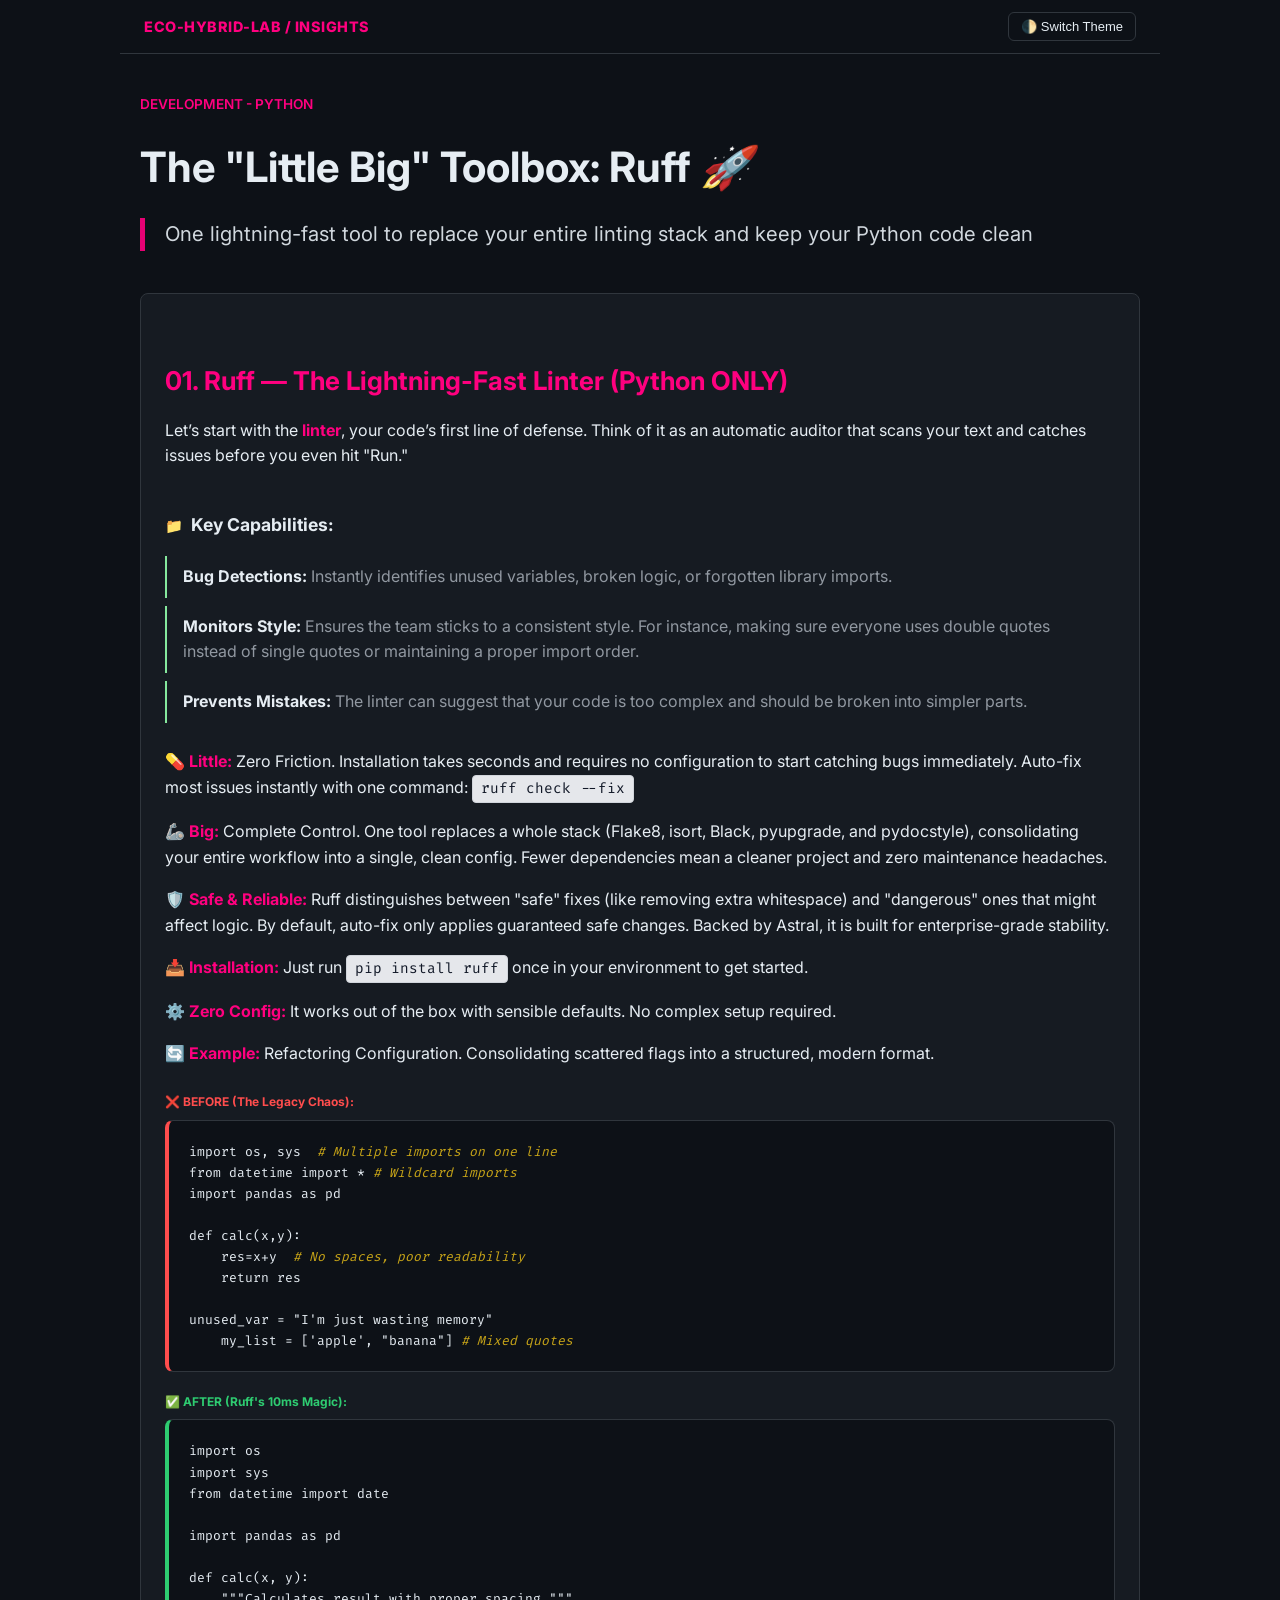
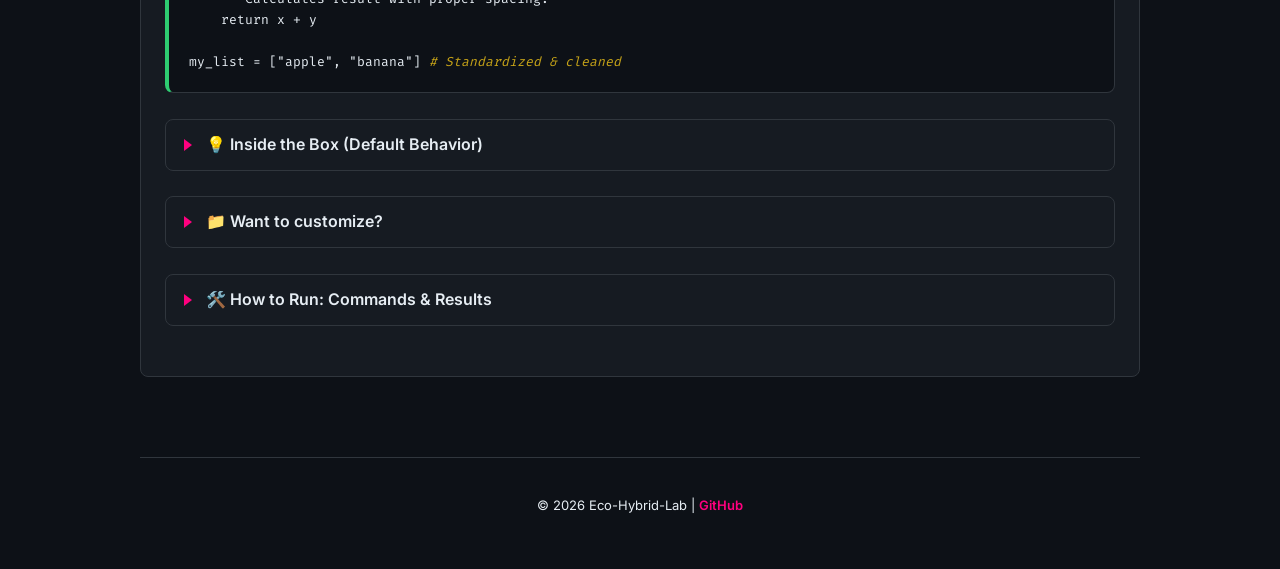
<file: Knowledge-Base/insights/category-little-big/01_little_big_things.html>
<!DOCTYPE html>
<html lang="en">
<head>
    <meta charset="UTF-8">
    <meta name="viewport" content="width=device-width, initial-scale=1.0">
    <title>Little Big Things: Ruff</title>
    <link href="https://fonts.googleapis.com/css2?family=Inter:wght@400;500;600;700&family=Fira+Code:wght@400;500&display=swap" rel="stylesheet">

    <script>
        const theme = localStorage.getItem('theme') || 'dark-theme'
        document.documentElement.className = theme
    </script>

    <link rel="stylesheet" href="../../insights/template/style.css">
    <script src="../../insights/template/script.js" defer></script>
</head>

<body>

    <header>
        <div class="logo">ECO-HYBRID-LAB / INSIGHTS</div>
        <button class="theme-toggle" onclick="toggleTheme()">🌓 Switch Theme</button>
    </header>

    <article>
        <span class="post-category">Development - Python</span>
        <h1>The "Little Big" Toolbox: Ruff <i class="rocket-icon">🚀</i></h1>

        <p class="post-lead">
            One lightning-fast tool to replace your entire linting stack and keep your Python code clean
        </p>

        <section class="card">
            <h2>01. Ruff — The Lightning-Fast Linter (Python ONLY)</h2>
            <p> Let’s start with the <span class="label-accent"><strong>linter</strong></span>, your code’s first line of defense. Think of it as an automatic auditor that scans your text and catches issues before you even hit "Run."</p>

        <div class="list-title">Key Capabilities:</div>
            <ul class="feature-list">
                <li class="item-success">
                    <strong>Bug Detections:</strong> Instantly identifies unused variables, broken logic, or forgotten library imports.
                </li>
                <li class="item-info">
                    <strong>Monitors Style:</strong> Ensures the team sticks to a consistent style. For instance, making sure everyone uses double quotes instead of single quotes or maintaining a proper import order.
                </li>
                <li class="item-warning">
                    <strong>Prevents Mistakes:</strong> The linter can suggest that your code is too complex and should be broken into simpler parts.
                </li>
            </ul>

            <p><span class="label-accent">💊 <strong>Little:</strong></span> Zero Friction. Installation takes seconds and requires no configuration to start catching bugs immediately. Auto-fix most issues instantly with one command: <code class="cmd">ruff check --fix</code></p>

            <p><span class="label-accent">🦾 <strong>Big:</strong></span> Complete Control. One tool replaces a whole stack (Flake8, isort, Black, pyupgrade, and pydocstyle), consolidating your entire workflow into a single, clean config. Fewer dependencies mean a cleaner project and zero maintenance headaches.</p>
            <p><span class="label-accent">🛡️ <strong>Safe & Reliable:</strong></span> Ruff distinguishes between "safe" fixes (like removing extra whitespace) and "dangerous" ones that might affect logic. By default, auto-fix only applies guaranteed safe changes. Backed by Astral, it is built for enterprise-grade stability.</p>
            <p><span class="label-accent">📥 <strong>Installation:</strong></span> Just run <code class="cmd">pip install ruff</code> once in your environment to get started.</p>
            <p><span class="label-accent">⚙️ <strong>Zero Config:</strong></span> It works out of the box with sensible defaults. No complex setup required.</p>

                        <p><span class="label-accent">🔄 Example:</span> Refactoring Configuration. Consolidating scattered flags into a structured, modern format.</p>

            <div class="example-grid">
                <div class="example-block">
                    <span class="example-label label-before">❌ BEFORE (The Legacy Chaos):</span>
                    <pre>import os, sys  <span class="yellow-comment"># Multiple imports on one line</span>
from datetime import * <span class="yellow-comment"># Wildcard imports</span>
import pandas as pd

def calc(x,y):
    res=x+y  <span class="yellow-comment"># No spaces, poor readability</span>
    return res

unused_var = "I'm just wasting memory"
    my_list = ['apple', "banana"] <span class="yellow-comment"># Mixed quotes</span></pre>
</div>

<div class="example-block">
    <span class="example-label label-after">✅ AFTER (Ruff's 10ms Magic):</span>
<pre>import os
import sys
from datetime import date

import pandas as pd

def calc(x, y):
    """Calculates result with proper spacing."""
    return x + y

my_list = ["apple", "banana"] <span class="yellow-comment"># Standardized & cleaned</span></pre>
</div>
                </div>
            </div>

        <details class="spoiler">
            <summary>💡 Inside the Box (Default Behavior)</summary>
            <div class="spoiler-content">
                <p><strong>Error Detection (Pyflakes):</strong> Activates core rules to catch critical mistakes:</p>
                <ul>
                    <li>Unused imports (e.g., importing <code>s</code> but never using it)</li>
                    <li>Unused variables (e.g., defining <code>x = 10</code> and never referencing it)</li>
                    <li>Syntax errors and typos in variable or function names</li>
                </ul>
                <p><strong>Style Compliance (pycodestyle):</strong> Ensures your code aligns with PEP 8 standards:</p>
                <ul>
                    <li>Line length limits</li>
                    <li>Extra spaces at the end of lines</li>
                    <li>Missing blank lines between functions</li>
                </ul>
                <p><strong>Smart Suggestions:</strong> Identifies redundant logic, such as duplicate imports or inefficient constructs (e.g., suggesting <code>if x == 10:</code> instead of the technically incorrect <code>if x is 10:</code>).</p>
            </div>
        </details>

        <details class="spoiler">
    <summary>📁 Want to customize?</summary>
    <div class="spoiler-content">
        <p>Create a <code>pyproject.toml</code> in your project's root and add the <code>[tool.ruff]</code> section. This allows you to fine-tune the linter to your preferences:</p>

        <ul class="feature-list">
            <li><strong>Rule Selection:</strong> Specify exactly what to check — from basic errors to <code>isort</code> (import sorting) and <code>flake8</code> rules.</li>
            <li><strong>Python Version:</strong> Lock the version to prevent Ruff from suggesting features your environment doesn't support yet.</li>
            <li><strong>Line Length:</strong> Stick to the classic 88 characters (Black style) or expand to 120 for wide monitors.</li>
        </ul>

        <p>⚡ <strong>My Recommended Config:</strong> Here is a balanced setup I use to keep projects clean and consistent.</p>

        <pre id="code-ruff-config">
<button class="copy-btn" onclick="copyCode('code-ruff-config')">COPY</button>
[tool.ruff]
# Target Python version
target-version = "py310"
# Match Black's default line length
line-length = 88

# F: Pyflakes (errors)
# E/W: Pycodestyle (style)
# I: Isort (import sorting)
# B: Flake8-bugbear (common design issues)
select = ["F", "E", "W", "I", "B"]

# Keep this to avoid conflicts with the formatter
ignore = ["E501"]

[tool.ruff.format]
# Use double quotes (standard Black behavior)
quote-style = "double"
# Indent with spaces
indent-style = "space"

[tool.ruff.isort]
# Best practice for clean import blocks
lines-after-imports = 2
known-first-party = ["my_project"] # Replace with your app name</pre>

    </div>
</details>

    <details class="spoiler">
        <summary>🛠️ How to Run: Commands & Results</summary>
        <div class="spoiler-content">
            <p>Ruff provides different modes depending on whether you want to just peek at the errors or let the tool handle the cleanup:</p>

            <ul class="feature-list">
                <li class="item-info">
                    <strong>Check only:</strong> <code class="cmd">ruff check .</code>
                    <p>Scans your project and lists issues without changing files. It acts as a report card for your code.</p>
                </li>
                <li class="item-warning">
                    <strong>Preview changes (Diff):</strong> <code class="cmd">ruff check --diff .</code>
                    <p>Shows a Git-like "diff" highlighting exactly what will be changed. Great for staying in control.</p>
                </li>
                <li class="item-success">
                    <strong>Apply fixes:</strong> <code class="cmd">ruff check --fix .</code>
                    <p>Automatically repairs everything it can (unused imports, spacing, etc.). Files are updated instantly.</p>
                </li>
                <li class="item-info">
                    <strong>Format code:</strong> <code class="cmd">ruff format .</code>
                    <p>Re-aligns code structure (indents, quotes) to match the professional "Black" style.</p>
                </li>
                <li class="item-success">
                    <strong>Watch mode:</strong> <code class="cmd">ruff check --watch .</code>
                    <p>Stays active in the background and re-scans files every time you save. Perfect for hot-fixing.</p>
                </li>
            </ul>
        </div>
    </details>










        </section>
    </article>

    <footer>
        <p>© 2026 Eco-Hybrid-Lab | <a href="https://github.com/mike-novozhenov/Eco-Hybrid-Lab" target="_blank">GitHub</a></p>
    </footer>

</body>
</html>
</file>
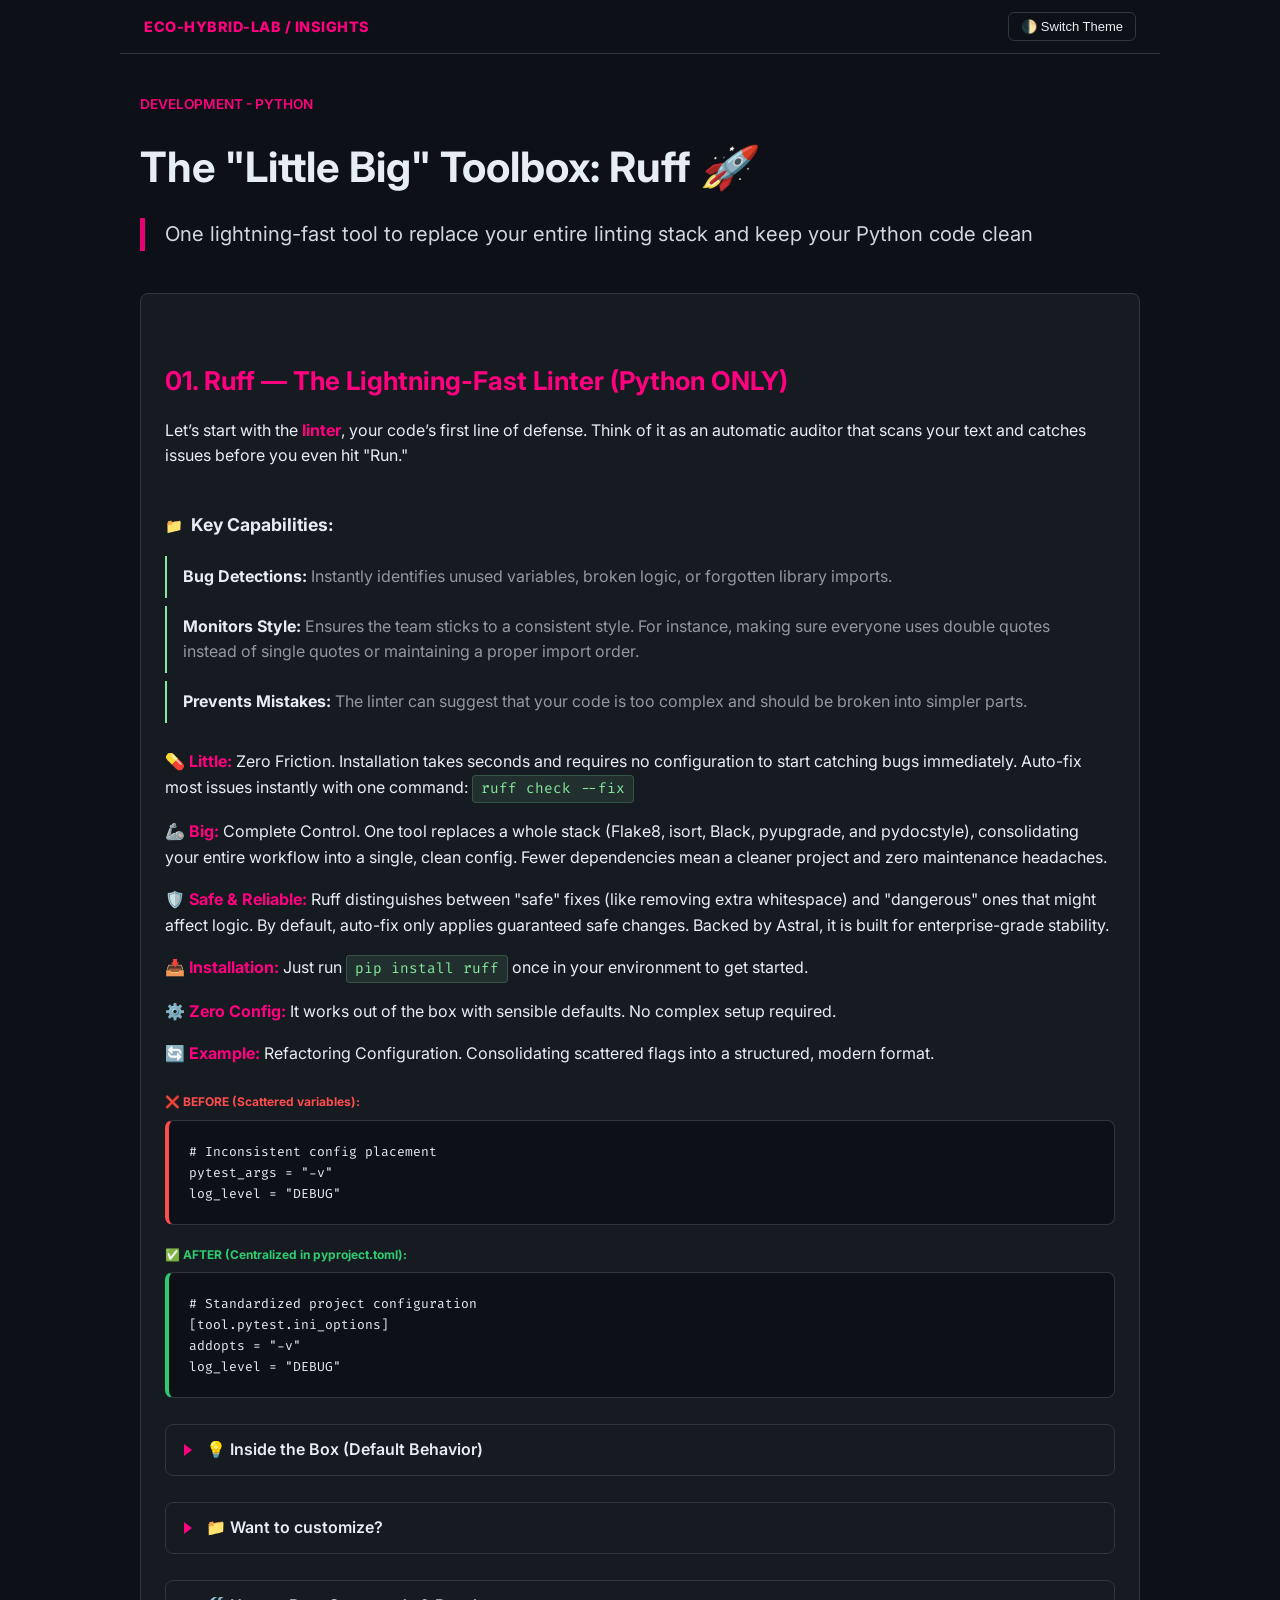
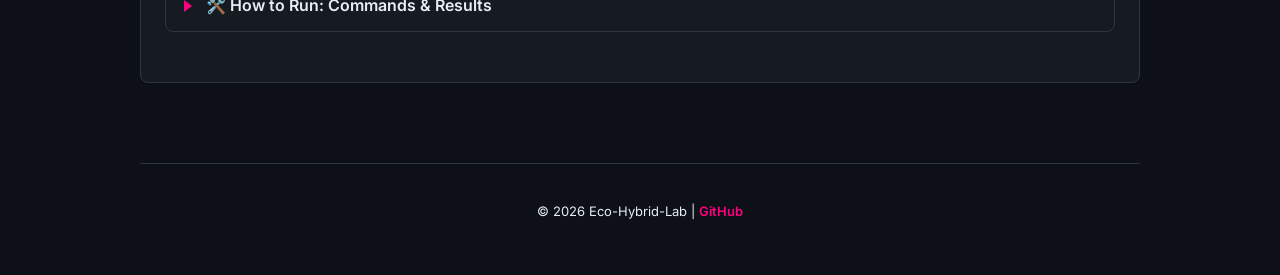
<file: Knowledge-Base/insights/category-tiny-big/01_tiny_Big_things.html>
<!DOCTYPE html>
<html lang="en">
<head>
    <meta charset="UTF-8">
    <meta name="viewport" content="width=device-width, initial-scale=1.0">
    <title>Insight — Template</title>
    <link href="https://fonts.googleapis.com/css2?family=Inter:wght@400;500;600;700&family=Fira+Code:wght@400;500&display=swap" rel="stylesheet">

    <link rel="stylesheet" href="../../insights/template/style.css">
    <script src="../../insights/template/script.js" defer></script>

</head>
<body data-theme="dark">

    <header>
        <div class="logo">ECO-HYBRID-LAB / INSIGHTS</div>
        <button class="theme-toggle" onclick="toggleTheme()">🌓 Switch Theme</button>
    </header>

    <article>
        <span class="post-category">Development - Python</span>
        <h1>The "Little Big" Toolbox: Ruff <i class="rocket-icon">🚀</i></h1>

        <p class="post-lead">
            One lightning-fast tool to replace your entire linting stack and keep your Python code clean
        </p>

        <section class="card">
            <h2>01. Ruff — The Lightning-Fast Linter (Python ONLY)</h2>
            <p> Let’s start with the <span class="label-accent"><strong>linter</strong></span>, your code’s first line of defense. Think of it as an automatic auditor that scans your text and catches issues before you even hit "Run."</p>

        <div class="list-title">Key Capabilities:</div>
            <ul class="feature-list">
                <li class="item-success">
                    <strong>Bug Detections:</strong> Instantly identifies unused variables, broken logic, or forgotten library imports.
                </li>
                <li class="item-info">
                    <strong>Monitors Style:</strong> Ensures the team sticks to a consistent style. For instance, making sure everyone uses double quotes instead of single quotes or maintaining a proper import order.
                </li>
                <li class="item-warning">
                    <strong>Prevents Mistakes:</strong> The linter can suggest that your code is too complex and should be broken into simpler parts.
                </li>
            </ul>

            <p><span class="label-accent">💊 <strong>Little:</strong></span> Zero Friction. Installation takes seconds and requires no configuration to start catching bugs immediately. Auto-fix most issues instantly with one command: <code class="cmd">ruff check --fix</code></p>

            <p><span class="label-accent">🦾 <strong>Big:</strong></span> Complete Control. One tool replaces a whole stack (Flake8, isort, Black, pyupgrade, and pydocstyle), consolidating your entire workflow into a single, clean config. Fewer dependencies mean a cleaner project and zero maintenance headaches.</p>
            <p><span class="label-accent">🛡️ <strong>Safe & Reliable:</strong></span> Ruff distinguishes between "safe" fixes (like removing extra whitespace) and "dangerous" ones that might affect logic. By default, auto-fix only applies guaranteed safe changes. Backed by Astral, it is built for enterprise-grade stability.</p>
            <p><span class="label-accent">📥 <strong>Installation:</strong></span> Just run <code class="cmd">pip install ruff</code> once in your environment to get started.</p>
            <p><span class="label-accent">⚙️ <strong>Zero Config:</strong></span> It works out of the box with sensible defaults. No complex setup required.</p>

                        <p><span class="label-accent">🔄 Example:</span> Refactoring Configuration. Consolidating scattered flags into a structured, modern format.</p>

            <div class="example-grid">
                <div class="example-block">
                    <span class="example-label label-before">❌ BEFORE (Scattered variables):</span>
<pre># Inconsistent config placement
pytest_args = "-v"
log_level = "DEBUG"</pre>
                </div>

                <div class="example-block">
                    <span class="example-label label-after">✅ AFTER (Centralized in pyproject.toml):</span>
<pre># Standardized project configuration
[tool.pytest.ini_options]
addopts = "-v"
log_level = "DEBUG"</pre>
                </div>
            </div>

        <details class="spoiler">
            <summary>💡 Inside the Box (Default Behavior)</summary>
            <div class="spoiler-content">
                <p><strong>Error Detection (Pyflakes):</strong> Activates core rules to catch critical mistakes:</p>
                <ul>
                    <li>Unused imports (e.g., importing <code>s</code> but never using it)</li>
                    <li>Unused variables (e.g., defining <code>x = 10</code> and never referencing it)</li>
                    <li>Syntax errors and typos in variable or function names</li>
                </ul>
                <p><strong>Style Compliance (pycodestyle):</strong> Ensures your code aligns with PEP 8 standards:</p>
                <ul>
                    <li>Line length limits</li>
                    <li>Extra spaces at the end of lines</li>
                    <li>Missing blank lines between functions</li>
                </ul>
                <p><strong>Smart Suggestions:</strong> Identifies redundant logic, such as duplicate imports or inefficient constructs (e.g., suggesting <code>if x == 10:</code> instead of the technically incorrect <code>if x is 10:</code>).</p>
            </div>
        </details>

        <details class="spoiler">
    <summary>📁 Want to customize?</summary>
    <div class="spoiler-content">
        <p>Create a <code>pyproject.toml</code> in your project's root and add the <code>[tool.ruff]</code> section. This allows you to fine-tune the linter to your preferences:</p>

        <ul class="feature-list">
            <li><strong>Rule Selection:</strong> Specify exactly what to check — from basic errors to <code>isort</code> (import sorting) and <code>flake8</code> rules.</li>
            <li><strong>Python Version:</strong> Lock the version to prevent Ruff from suggesting features your environment doesn't support yet.</li>
            <li><strong>Line Length:</strong> Stick to the classic 88 characters (Black style) or expand to 120 for wide monitors.</li>
        </ul>

        <p>⚡ <strong>My Recommended Config:</strong> Here is a balanced setup I use to keep projects clean and consistent.</p>

        <pre id="code-ruff-config">
<button class="copy-btn" onclick="copyCode('code-ruff-config')">COPY</button>
[tool.ruff]
# Target Python version
target-version = "py310"
# Match Black's default line length
line-length = 88

# F: Pyflakes (errors)
# E/W: Pycodestyle (style)
# I: Isort (import sorting)
# B: Flake8-bugbear (common design issues)
select = ["F", "E", "W", "I", "B"]

# Keep this to avoid conflicts with the formatter
ignore = ["E501"]

[tool.ruff.format]
# Use double quotes (standard Black behavior)
quote-style = "double"
# Indent with spaces
indent-style = "space"

[tool.ruff.isort]
# Best practice for clean import blocks
lines-after-imports = 2
known-first-party = ["my_project"] # Replace with your app name</pre>

    </div>
</details>

    <details class="spoiler">
        <summary>🛠️ How to Run: Commands & Results</summary>
        <div class="spoiler-content">
            <p>Ruff provides different modes depending on whether you want to just peek at the errors or let the tool handle the cleanup:</p>

            <ul class="feature-list">
                <li class="item-info">
                    <strong>Check only:</strong> <code class="cmd">ruff check .</code>
                    <p>Scans your project and lists issues without changing files. It acts as a report card for your code.</p>
                </li>
                <li class="item-warning">
                    <strong>Preview changes (Diff):</strong> <code class="cmd">ruff check --diff .</code>
                    <p>Shows a Git-like "diff" highlighting exactly what will be changed. Great for staying in control.</p>
                </li>
                <li class="item-success">
                    <strong>Apply fixes:</strong> <code class="cmd">ruff check --fix .</code>
                    <p>Automatically repairs everything it can (unused imports, spacing, etc.). Files are updated instantly.</p>
                </li>
                <li class="item-info">
                    <strong>Format code:</strong> <code class="cmd">ruff format .</code>
                    <p>Re-aligns code structure (indents, quotes) to match the professional "Black" style.</p>
                </li>
                <li class="item-success">
                    <strong>Watch mode:</strong> <code class="cmd">ruff check --watch .</code>
                    <p>Stays active in the background and re-scans files every time you save. Perfect for hot-fixing.</p>
                </li>
            </ul>
        </div>
    </details>










        </section>
    </article>

    <footer>
        <p>© 2026 Eco-Hybrid-Lab | <a href="https://github.com/mike-novozhenov/Eco-Hybrid-Lab" target="_blank">GitHub</a></p>
    </footer>

</body>
</html>
</file>
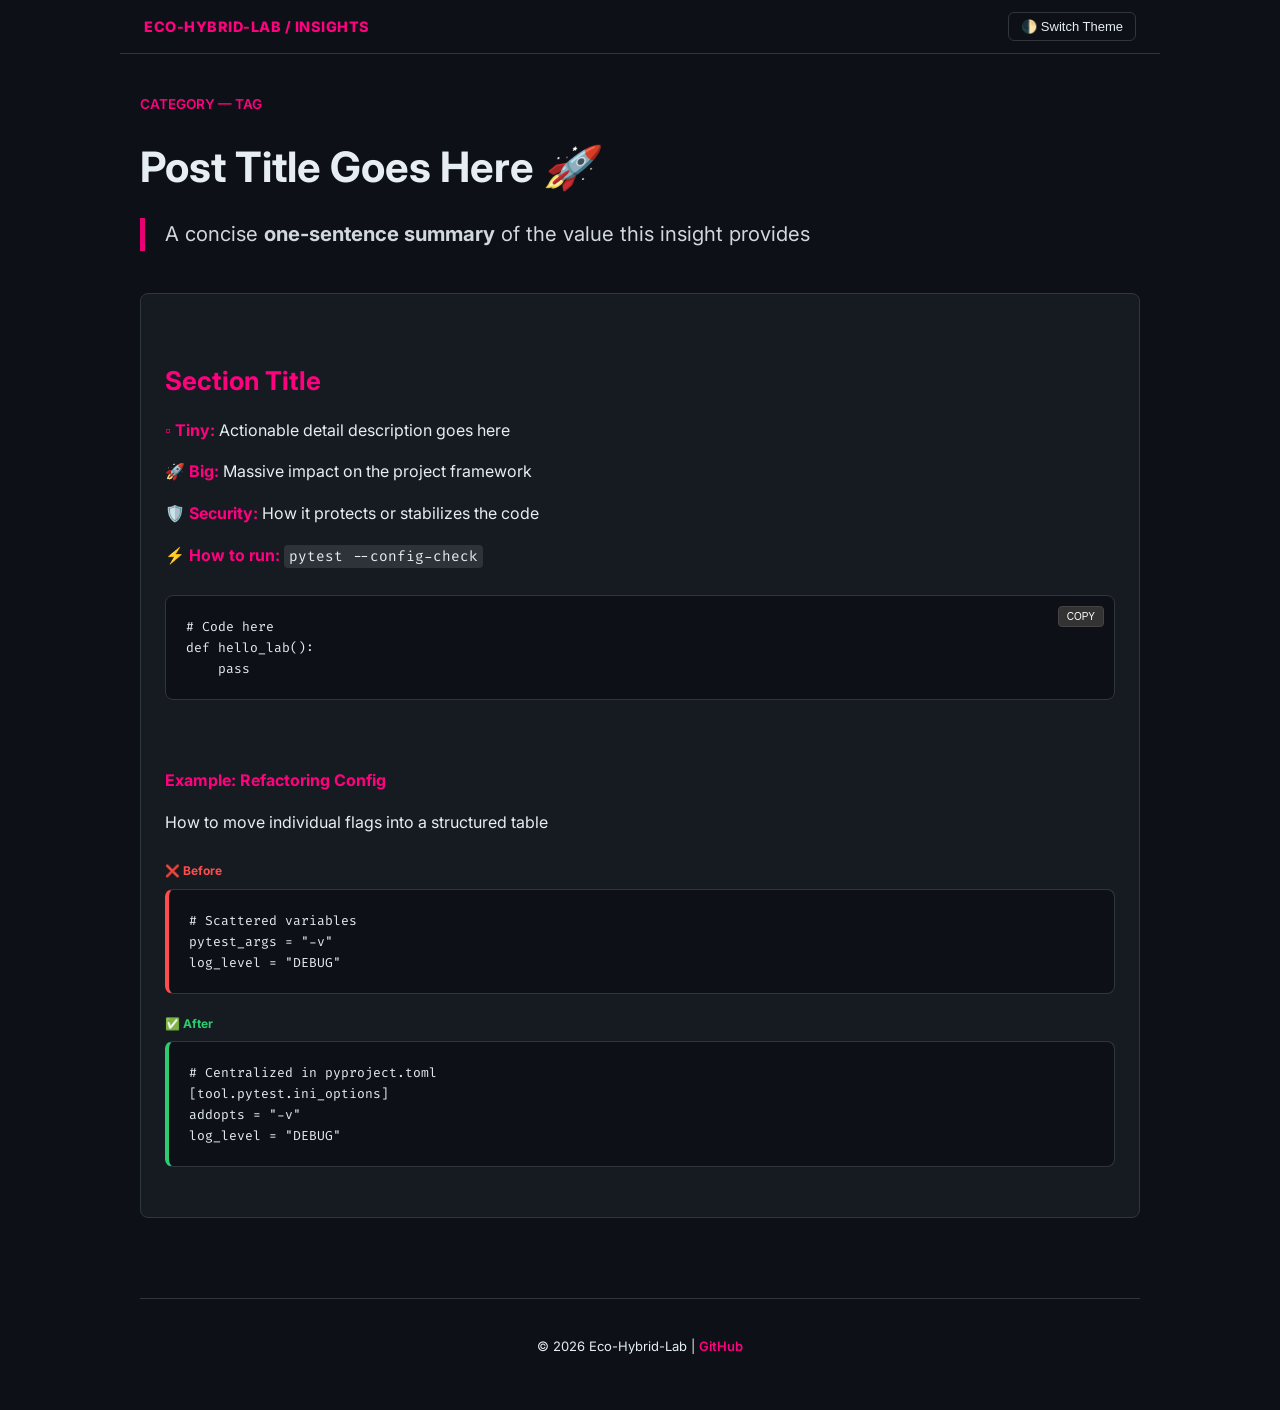
<file: Knowledge-Base/insights/template/template_blank.html>
<!DOCTYPE html>
<html lang="en">
<head>
    <meta charset="UTF-8">
    <meta name="viewport" content="width=device-width, initial-scale=1.0">
    <title>Insight — Template</title>
    <link href="https://fonts.googleapis.com/css2?family=Inter:wght@400;500;600;700&family=Fira+Code:wght@400;500&display=swap" rel="stylesheet">
<!--    For a new post change 2 strings belo to these:-->
<!--    <link rel="stylesheet" href="../../insights/template/style.css">-->
<!--    <script src="../../insights/template/script.js" defer></script>-->
    <link rel="stylesheet" href="style.css">
    <script src="script.js" defer></script>
</head>
<body data-theme="dark">

    <header>
        <div class="logo">ECO-HYBRID-LAB / INSIGHTS</div>
        <button class="theme-toggle" onclick="toggleTheme()">🌓 Switch Theme</button>
    </header>

    <article>
        <span class="post-category">Category — Tag</span>
        <h1>Post Title Goes Here <i class="rocket-icon">🚀</i></h1>

        <p class="post-lead">
            A concise <strong>one-sentence summary</strong> of the value this insight provides
        </p>

        <section class="card">
            <h2>Section Title</h2>
            <p><span class="label-accent">▫️ <strong>Tiny</strong>:</span> Actionable detail description goes here</p>
            <p><span class="label-accent">🚀 <strong>Big</strong>:</span> Massive impact on the project framework</p>
            <p><span class="label-accent">🛡️ <strong>Security</strong>:</span> How it protects or stabilizes the code</p>
            <p><span class="label-accent">⚡ <strong>How to run</strong>:</span> <code>pytest --config-check</code></p>
            <pre id="code-1"><button class="copy-btn" onclick="copyCode('code-1')">COPY</button># Code here
def hello_lab():
    pass</pre>

            <br>
            <p><span class="label-accent">Example: Refactoring Config</span></p>
            <p>How to move individual flags into a structured table</p>

            <div class="example-grid">
                <div class="example-block">
                    <span class="example-label label-before">❌ Before</span>
<pre># Scattered variables
pytest_args = "-v"
log_level = "DEBUG"</pre>
                </div>

                <div class="example-block">
                    <span class="example-label label-after">✅ After</span>
<pre># Centralized in pyproject.toml
[tool.pytest.ini_options]
addopts = "-v"
log_level = "DEBUG"</pre>
                </div>
            </div>
        </section>
    </article>

    <footer>
        <p>© 2026 Eco-Hybrid-Lab | <a href="https://github.com/mike-novozhenov/Eco-Hybrid-Lab" target="_blank">GitHub</a></p>
    </footer>

</body>
</html>
</file>
<file: 16/plugin/screen-diff/styles.css>
.screen-diff__switchers {
  margin-bottom: 1em;
}

.screen-diff__switchers label + label {
  margin-left: 1em;
}

.screen-diff__overlay {
  position: relative;
  cursor: col-resize;
}

.screen-diff__container {
  overflow-x: auto;
}

.screen-diff__image-over {
  top: 0;
  left: 0;
  bottom: 0;
  background: #fff;
  position: absolute;
  overflow: hidden;
  box-shadow: 2px 0 1px -1px #aaa;
}

.screen-diff-error {
  color: #fd5a3e;
}
</file>
<file: 19/plugin/screen-diff/styles.css>
.screen-diff__switchers {
  margin-bottom: 1em;
}

.screen-diff__switchers label + label {
  margin-left: 1em;
}

.screen-diff__overlay {
  position: relative;
  cursor: col-resize;
}

.screen-diff__container {
  overflow-x: auto;
}

.screen-diff__image-over {
  top: 0;
  left: 0;
  bottom: 0;
  background: #fff;
  position: absolute;
  overflow: hidden;
  box-shadow: 2px 0 1px -1px #aaa;
}

.screen-diff-error {
  color: #fd5a3e;
}
</file>
<file: Knowledge-Base/insights/template/style.css>
/* ==========================================================================
   1. VARIABLES & THEMES
   ========================================================================== */
:root {
    /* Теперь здесь ТЕМНЫЕ цвета по умолчанию */
    --bg: #0d1117;
    --text-primary: #e6edf3;
    --text-secondary: #9198a1;
    --card-bg: #161b22;
    --accent: #ff007f;
    --border: #30363d;
    --mint: #85e89d;
    --comment-color: #ff9d00;
}

.dark-theme {
    --bg: #0d1117;
    --text-primary: #e6edf3;
    --text-secondary: #9198a1;
    --card-bg: #161b22;
    --accent: #ff007f;
    --border: #30363d;
    --mint: #85e89d;
    --comment-color: #ff9d00;
}

.light-theme {
    --bg: #ffffff;
    --text-primary: #1a1a1a;
    --text-secondary: #4b5563;
    --card-bg: #f6f8fa;
    --accent: #d63384;
    --border: #d0d7de;
    --mint: #1a7f37;
    --comment-color: #a65d00;
}

/* ==========================================================================
   2. BASE STYLES
   ========================================================================== */
body {
    font-family: 'Inter', sans-serif;
    background-color: var(--bg);
    color: var(--text-primary);
    max-width: 1000px;
    margin: 0 auto;
    padding: 0 20px 40px 20px;
    line-height: 1.618; /* Golden ratio line height */
    font-size: 16px;
}

header {
    display: flex;
    justify-content: space-between;
    align-items: center;
    background: var(--bg);
    border-bottom: 1px solid var(--border);
    padding: 12px 24px;
    margin: 0 -20px 40px -20px;
    position: sticky;
    top: 0;
    z-index: 1000;
}

footer {
    text-align: center;
    margin-top: 80px;
    font-size: 13px;
    border-top: 1px solid var(--border);
    padding-top: 24px;
}

footer a {
    color: var(--accent);
    text-decoration: none;
    font-weight: 600;
}

/* ==========================================================================
   3. TYPOGRAPHY (Golden Ratio Scale)
   ========================================================================== */
h1 {
    font-size: 2.618rem; /* 16 * 1.618^2 */
    font-weight: 700;
    margin: 0.618em 0;
    line-height: 1.2;
}

h2 {
    font-size: 1.618rem; /* 16 * 1.618 */
    font-weight: 700;
    color: var(--accent);
    margin: 1.618em 0 0.618em;
}

h3 {
    font-size: 1.272rem; /* 16 * sqrt(1.618) */
    font-weight: 700;
    margin: 1.618em 0 0.618em;
}

.logo {
    font-weight: 800;
    color: var(--accent);
    letter-spacing: 0.5px;
    font-size: 0.9rem;
    text-transform: uppercase;
}

.post-category {
    font-size: 0.85rem;
    font-weight: 600;
    text-transform: uppercase;
    color: var(--accent);
    display: block;
    margin-top: 20px;
}

.post-lead {
    font-size: 1.272rem;
    padding-left: 20px;
    border-left: 5px solid var(--accent);
    margin-bottom: 2.618rem;
    opacity: 0.9;
    color: var(--text-primary);
}

.label-accent {
    color: var(--accent);
    font-weight: 700;
}

/* ==========================================================================
   4. UI COMPONENTS
   ========================================================================== */
.card {
    background: var(--card-bg);
    border: 1px solid var(--border);
    border-radius: 8px;
    padding: 24px;
    margin-bottom: 24px;
}

.theme-toggle {
    background: transparent;
    color: var(--text-primary);
    border: 1px solid var(--border);
    padding: 6px 12px;
    border-radius: 6px;
    cursor: pointer;
    font-size: 13px;
}

/* ==========================================================================
   5. CODE & TERMINAL COMMANDS
   ========================================================================== */
pre {
    background: #0d1117;
    color: #e6edf3;
    padding: 20px;
    border-radius: 8px;
    position: relative;
    font-family: 'Fira Code', monospace;
    font-size: 13px;
    border: 1px solid var(--border);
    line-height: 1.618;
    overflow-x: auto;
    margin: 1.618rem 0;
}

.copy-btn {
    position: absolute;
    right: 10px;
    top: 10px;
    background: #333;
    color: #fff;
    border: 1px solid #444;
    padding: 4px 8px;
    font-size: 10px;
    cursor: pointer;
    border-radius: 4px;
}

.cmd {
    position: relative;
    font-family: 'Fira Code', monospace;
    font-size: 0.9em;
    padding: 3px 8px;
    border-radius: 4px;
    cursor: copy;
    transition: all 0.2s ease;
    display: inline-block;
    line-height: 1.4;
    color: #111827;
    background: #e5e7eb;
    border: 1px solid #d1d5db;
}

[data-theme="dark"] .cmd {
    color: var(--mint);
    background: rgba(133, 232, 157, 0.1);
    border: 1px solid rgba(133, 232, 157, 0.2);
}

.cmd:hover { background: #d1d5db; }
[data-theme="dark"] .cmd:hover { background: rgba(133, 232, 157, 0.2); }

.cmd.copied::after {
    content: "Copied!";
    position: absolute;
    top: -25px;
    left: 50%;
    transform: translateX(-50%);
    background: var(--accent);
    color: white;
    padding: 2px 6px;
    font-size: 0.7rem;
    border-radius: 4px;
    animation: fadeOut 2s forwards;
}

@keyframes fadeOut {
    0% { opacity: 1; }
    100% { opacity: 0; }
}

code:not(.cmd) {
    font-family: 'Fira Code', monospace;
    font-size: 0.9em;
    background: rgba(var(--accent-rgb), 0.1);
    color: var(--accent);
    padding: 2px 5px;
    border-radius: 4px;
    word-break: break-word;
}

[data-theme="dark"] code:not(.cmd) {
    background: rgba(255, 255, 255, 0.1);
    color: #e6edf3;
}

.yellow-comment {
    color: #c7a418 !important;
    font-style: italic !important;
}

/* ==========================================================================
   6. IDE STYLE LISTS
   ========================================================================== */
.list-title {
    font-family: 'Inter', sans-serif;
    font-size: 1.1rem;
    font-weight: 700;
    color: var(--text-primary);
    margin: 1.618rem 0 0.5rem 0;
    display: inline-block;
}

.list-title::before {
    content: "📁";
    margin-right: 8px;
    font-size: 0.9rem;
}

.feature-list {
    list-style: none;
    padding: 0;
    margin: 0.5rem 0 1.618rem 0;
}

.feature-list li {
    position: relative;
    padding: 8px 12px 8px 16px;
    margin-bottom: 8px;
    border-left: 2px solid var(--mint);
    color: var(--text-secondary);
    transition: all 0.2s ease;
}

.feature-list li::before { display: none; }
.feature-list li strong { color: var(--text-primary); }

.feature-list li:hover {
    background: rgba(var(--accent-rgb), 0.05);
    border-left-width: 4px;
}

.item-success, .item-info, .item-warning {
    border-left-color: var(--mint) !important;
}

/* ==========================================================================
   7. SPOILERS
   ========================================================================== */
.spoiler {
    margin: 1.618rem 0;
    border: 1px solid var(--border);
    border-radius: 8px;
    background: var(--card-bg);
}

.spoiler summary {
    padding: 12px 16px;
    font-weight: 600;
    cursor: pointer;
    display: flex;
    align-items: center;
    gap: 12px;
    color: var(--text-primary);
}

.spoiler summary::before {
    content: "";
    width: 0;
    height: 0;
    border-left: 6px solid transparent;
    border-right: 6px solid transparent;
    border-top: 8px solid var(--accent);
    transition: transform 0.2s ease;
    transform: rotate(-90deg);
}

.spoiler[open] summary::before { transform: rotate(0deg); }
.spoiler[open] { border-color: var(--accent); }

.spoiler-content {
    padding: 12px 16px 16px 16px;
    font-size: 0.95rem;
    color: var(--text-secondary);
    border-top: 1px solid var(--border);
}

/* ==========================================================================
   8. COMPARISON GRIDS
   ========================================================================== */
.example-grid {
    display: flex;
    flex-direction: column;
    gap: 20px;
    margin: 1.618rem 0;
}

.example-block { display: flex; flex-direction: column; }
.example-label { font-size: 0.75rem; font-weight: 700; margin-bottom: 8px; }
.label-before { color: #ff4d4d; }
.label-after { color: #2ecc71; }

.example-block pre { margin: 0; }
.example-block:has(.label-before) pre { border-left: 4px solid #ff4d4d; }
.example-block:has(.label-after) pre { border-left: 4px solid #2ecc71; }
</file>
